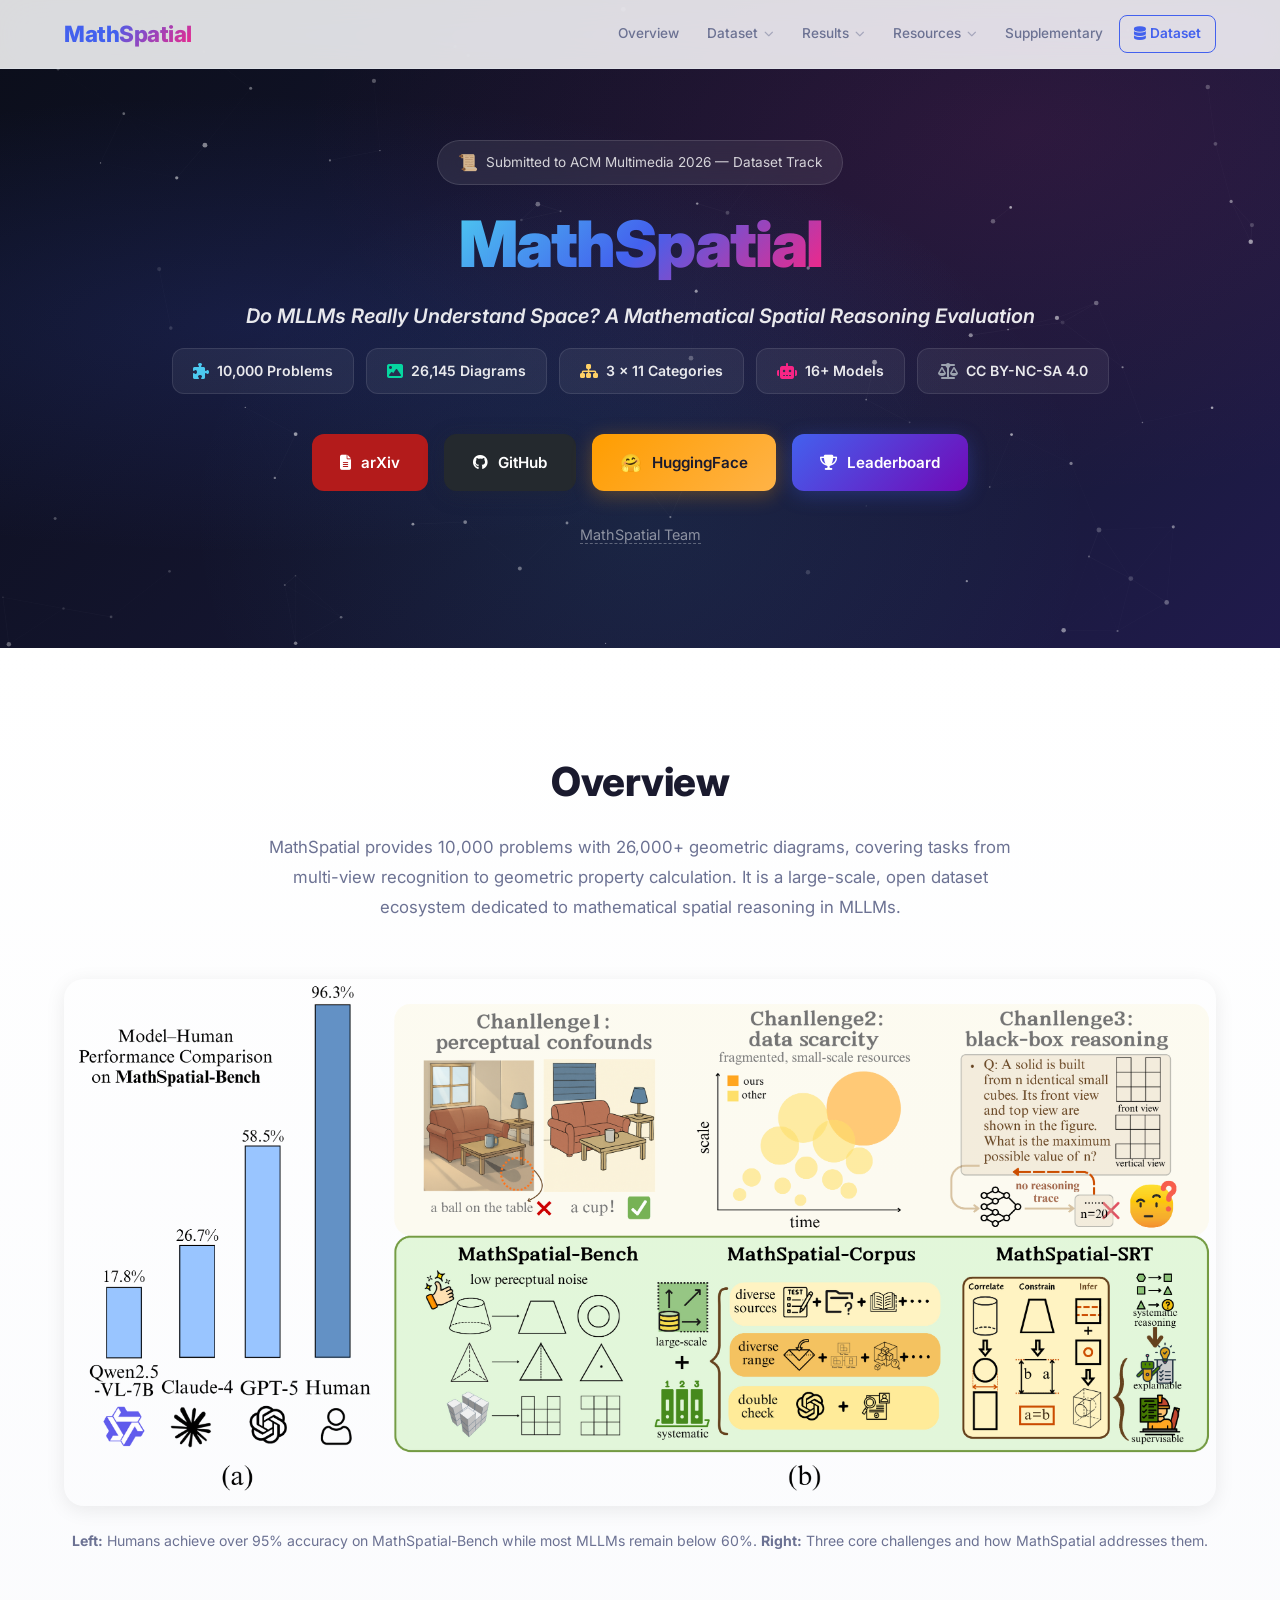
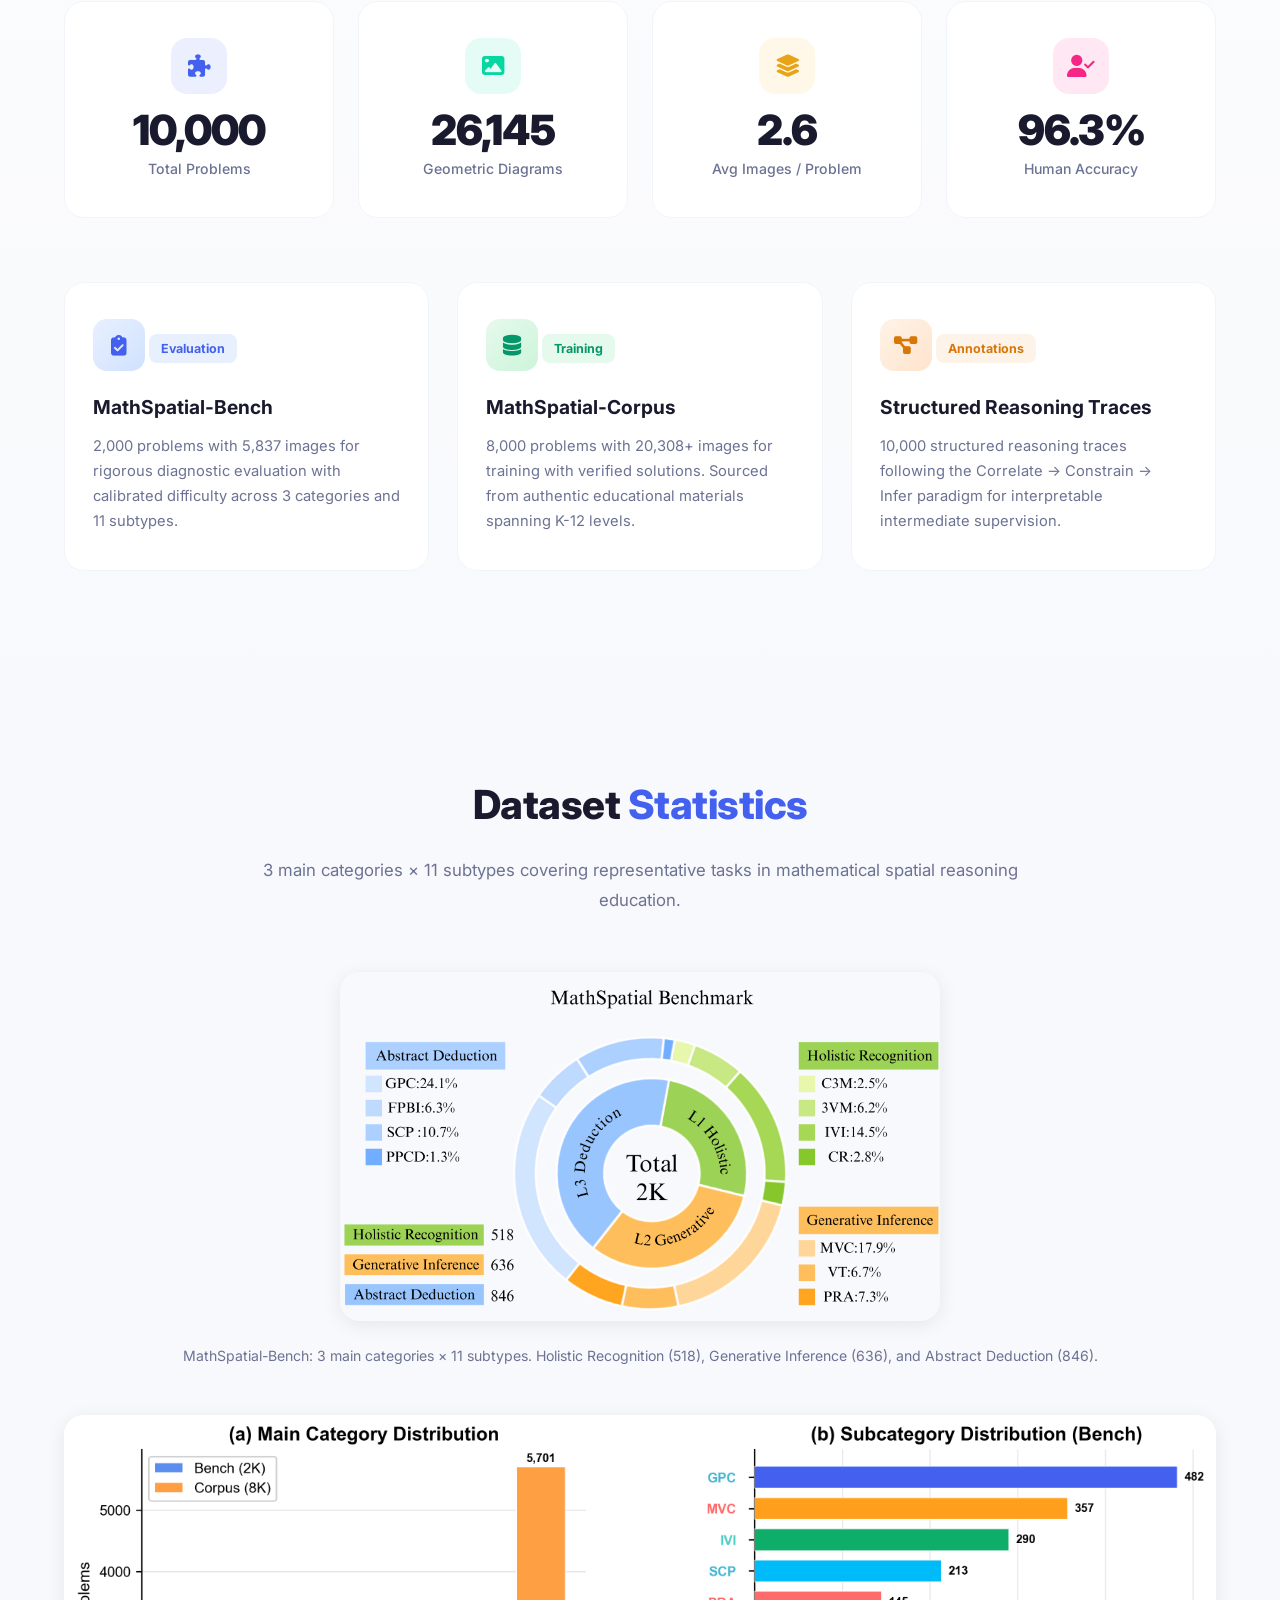
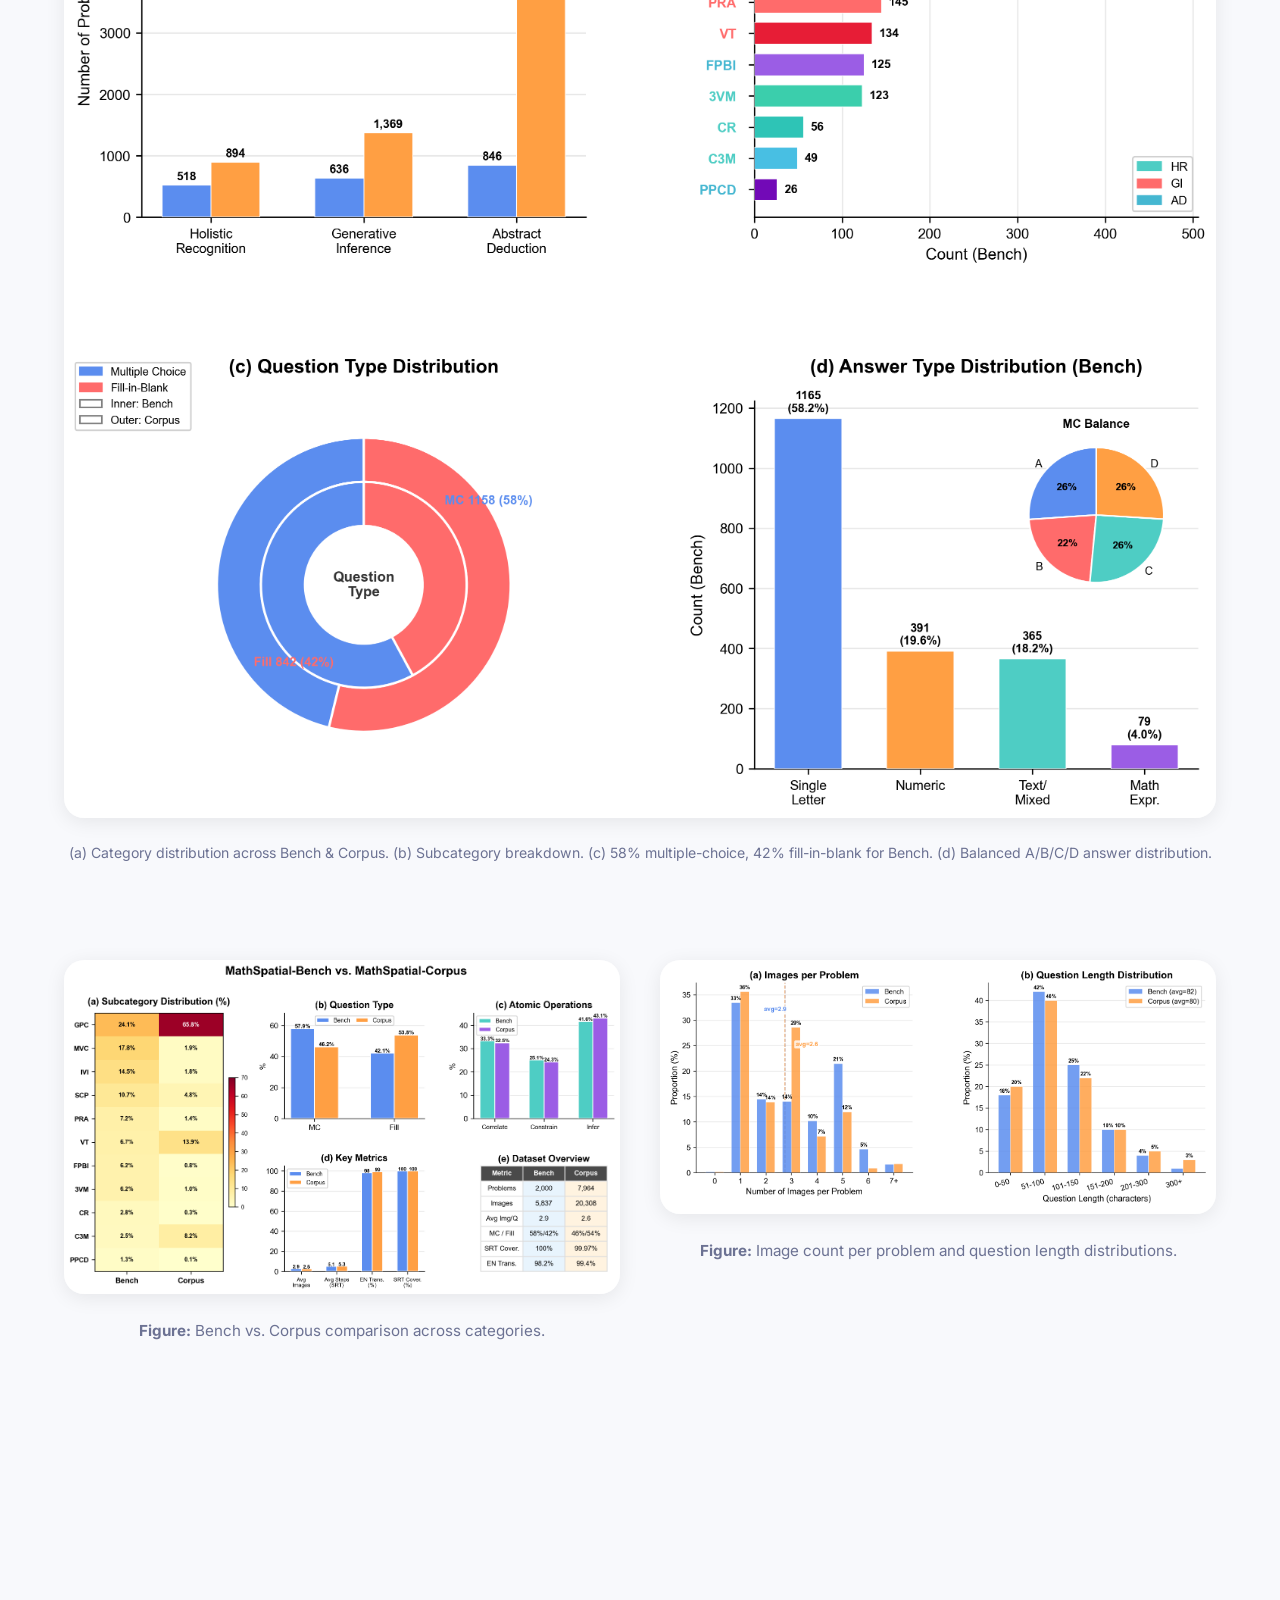
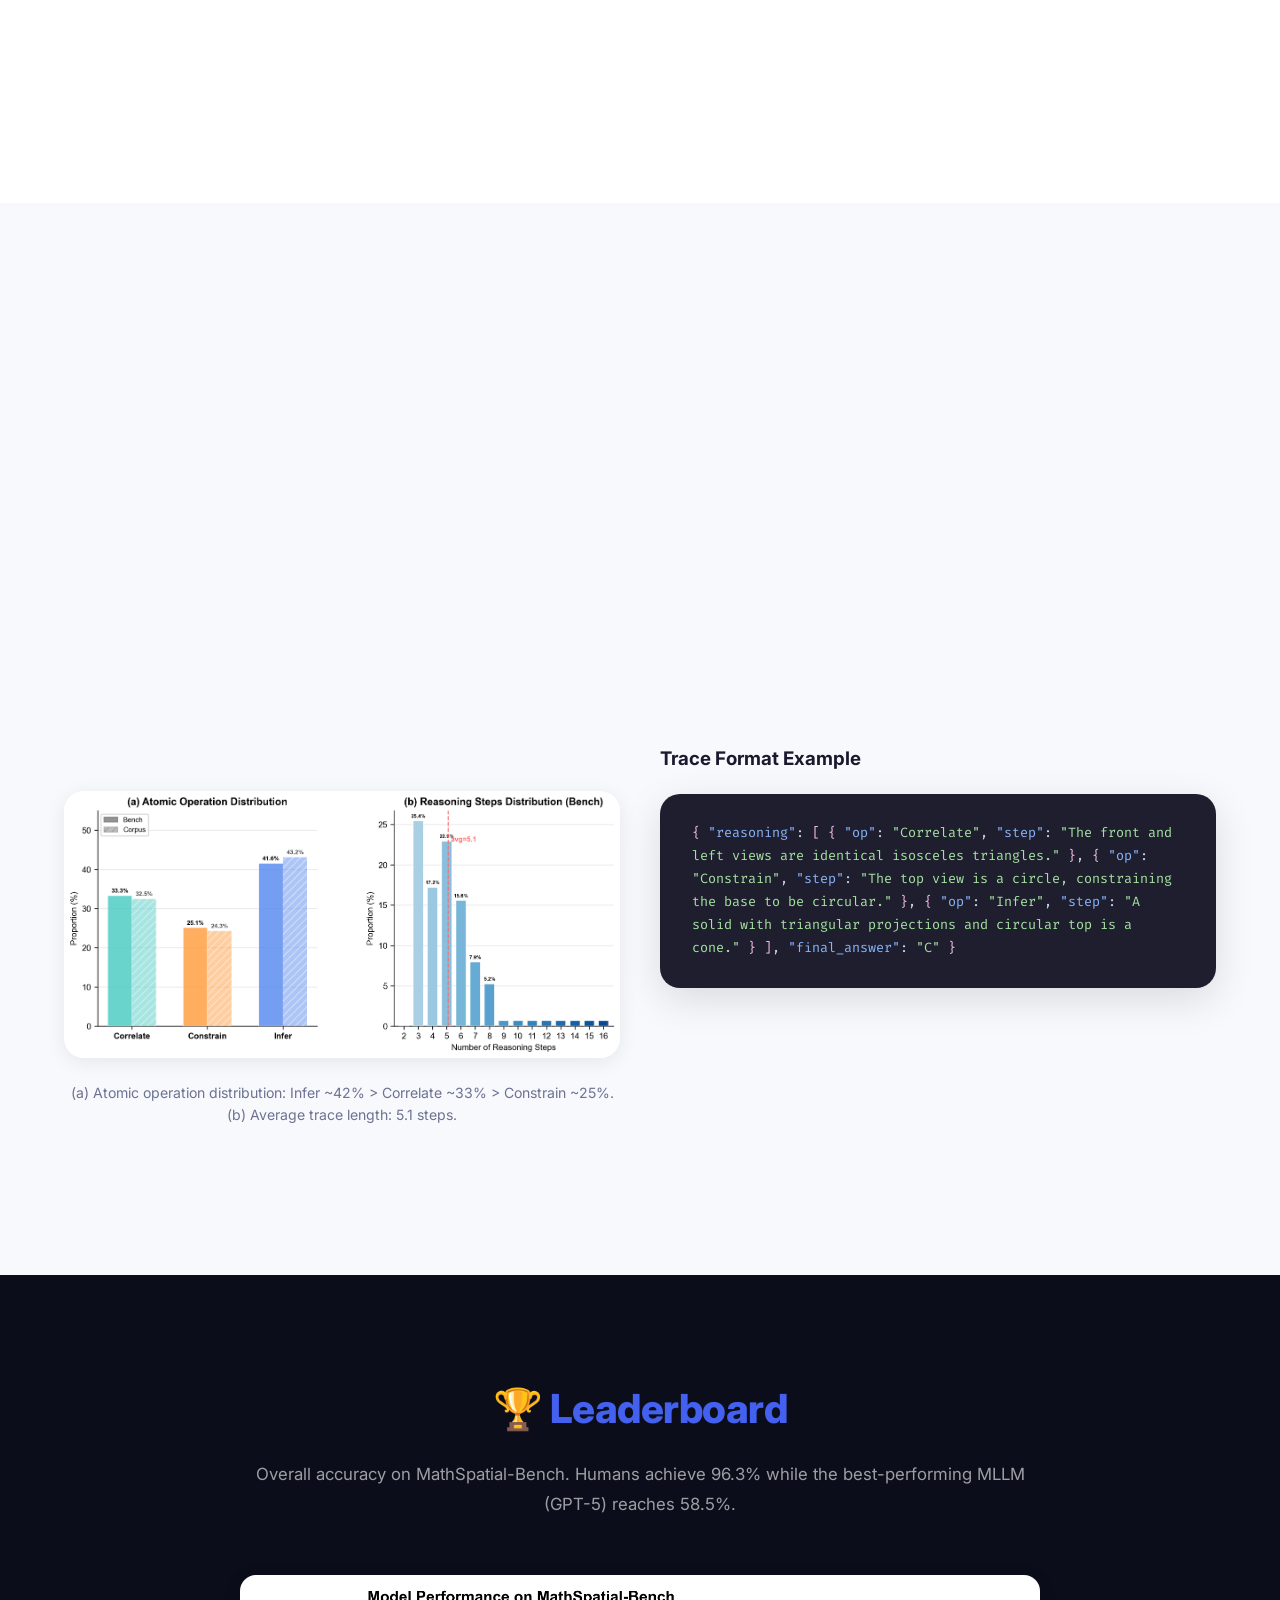
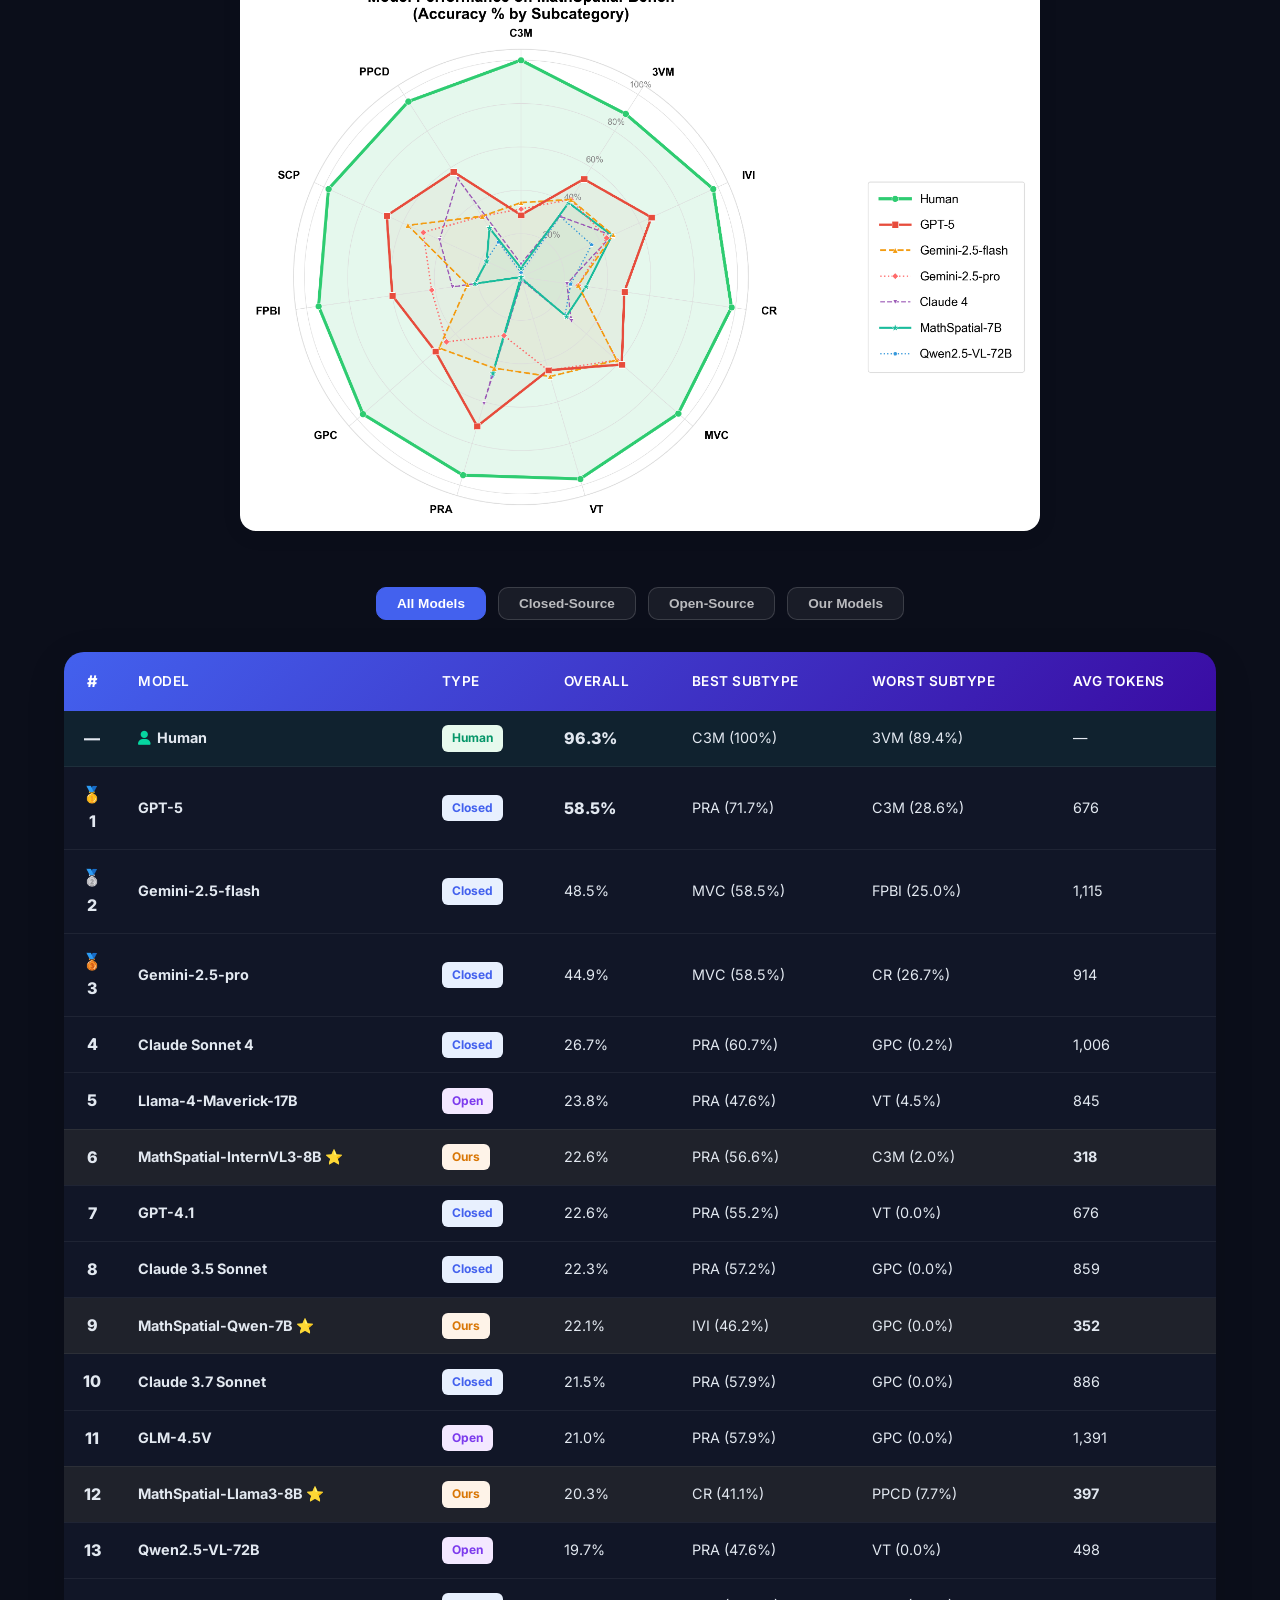
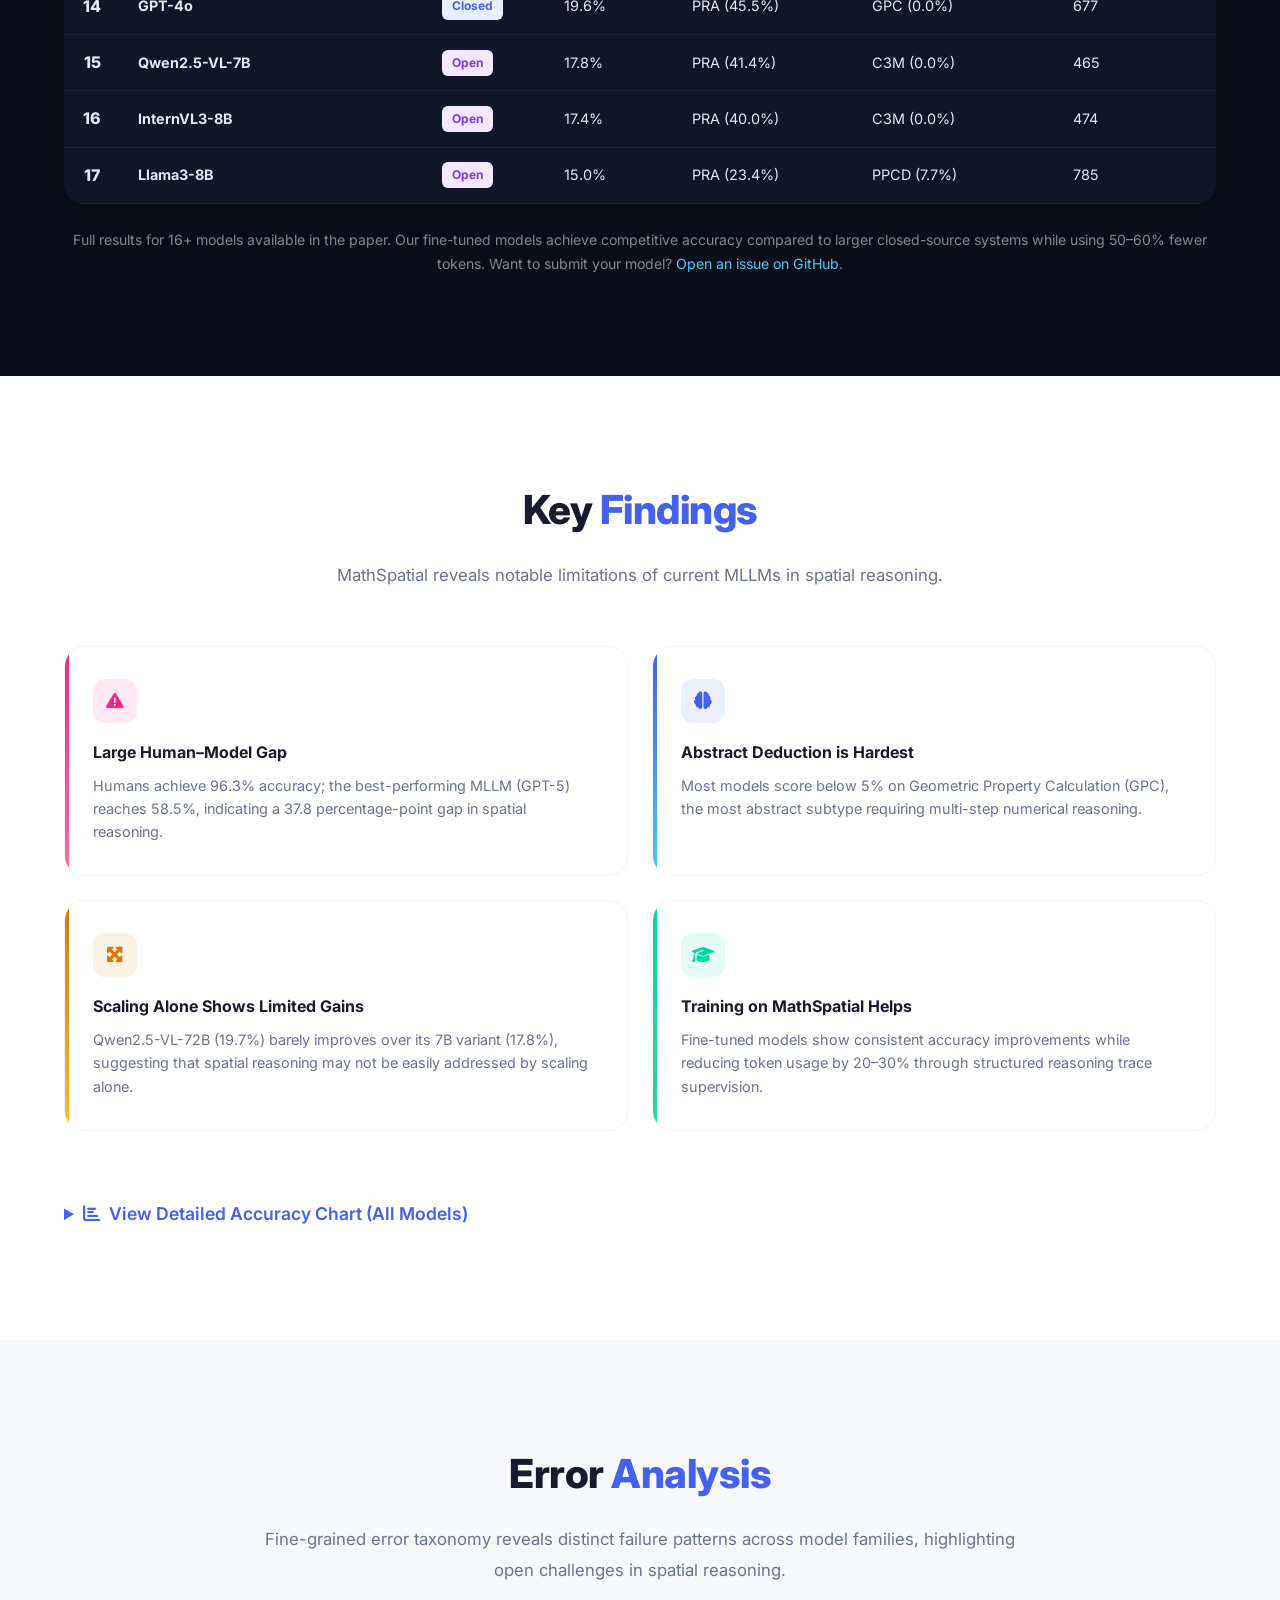
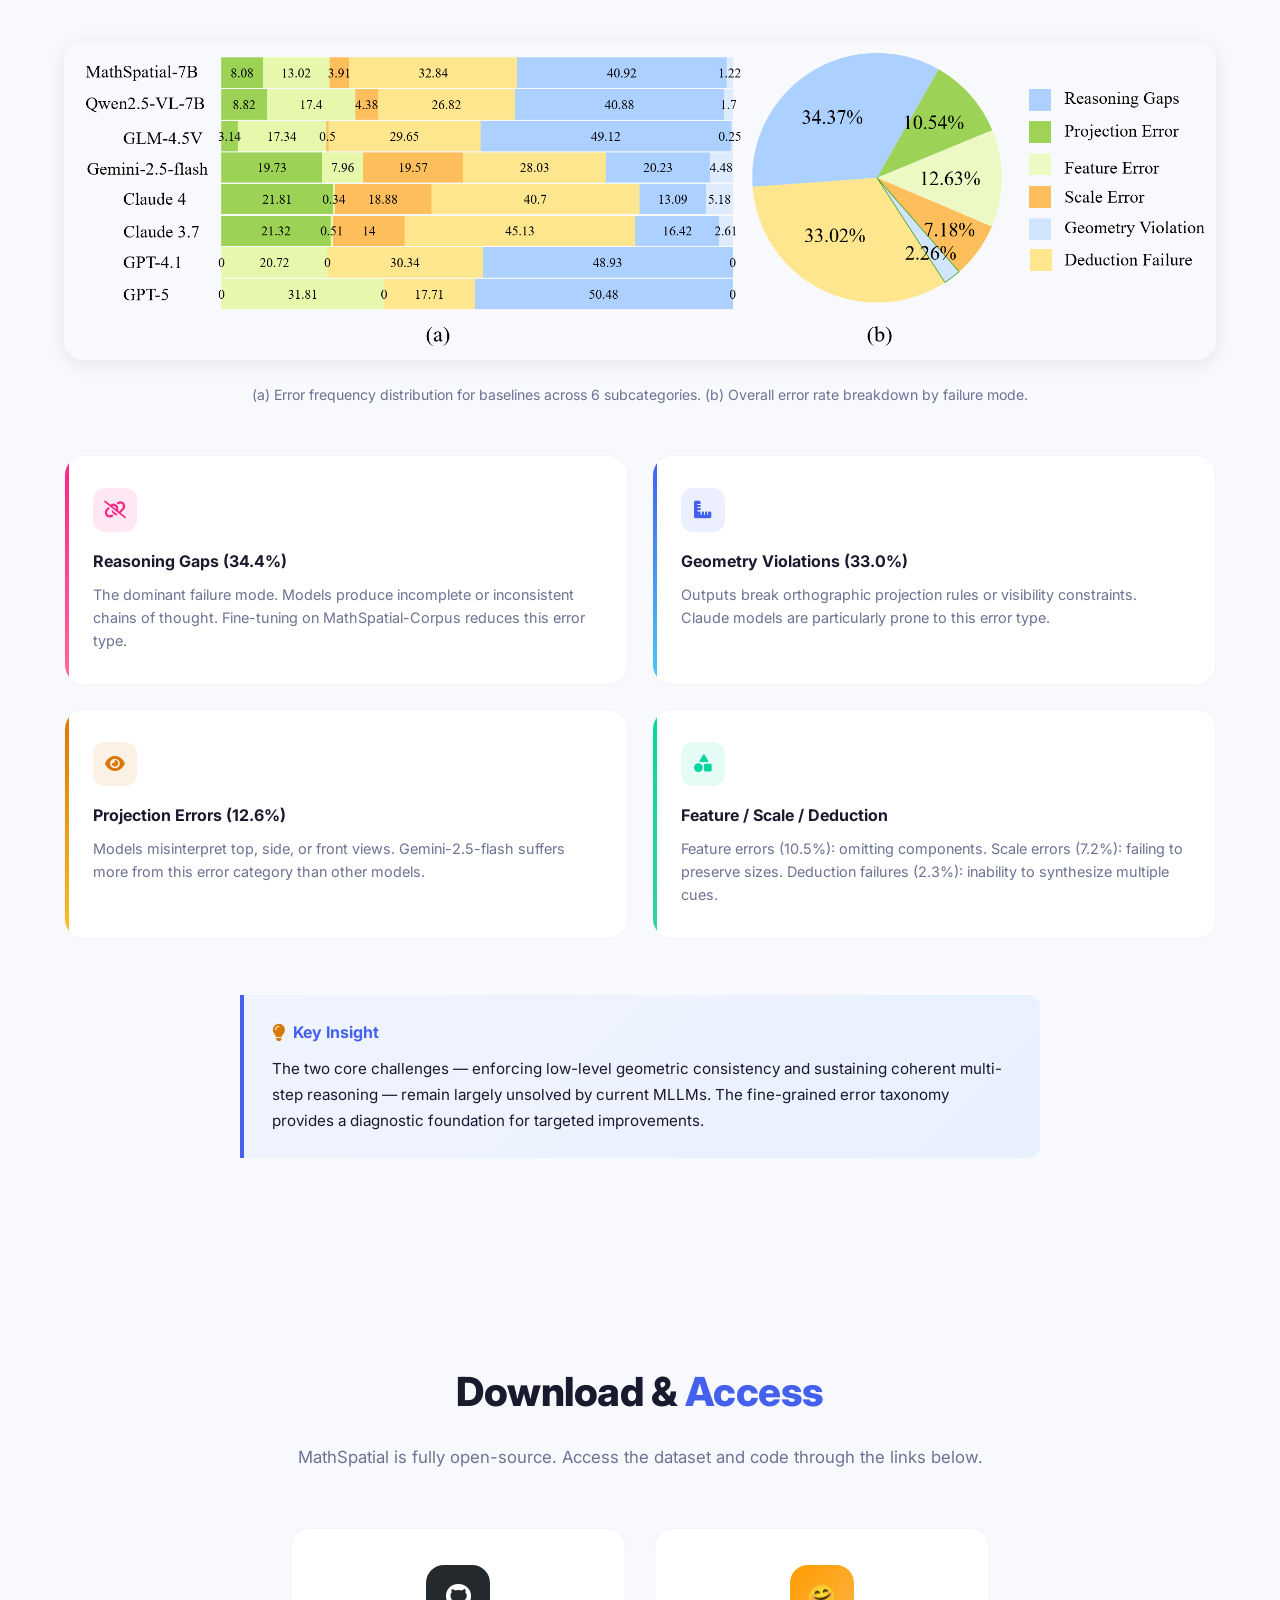
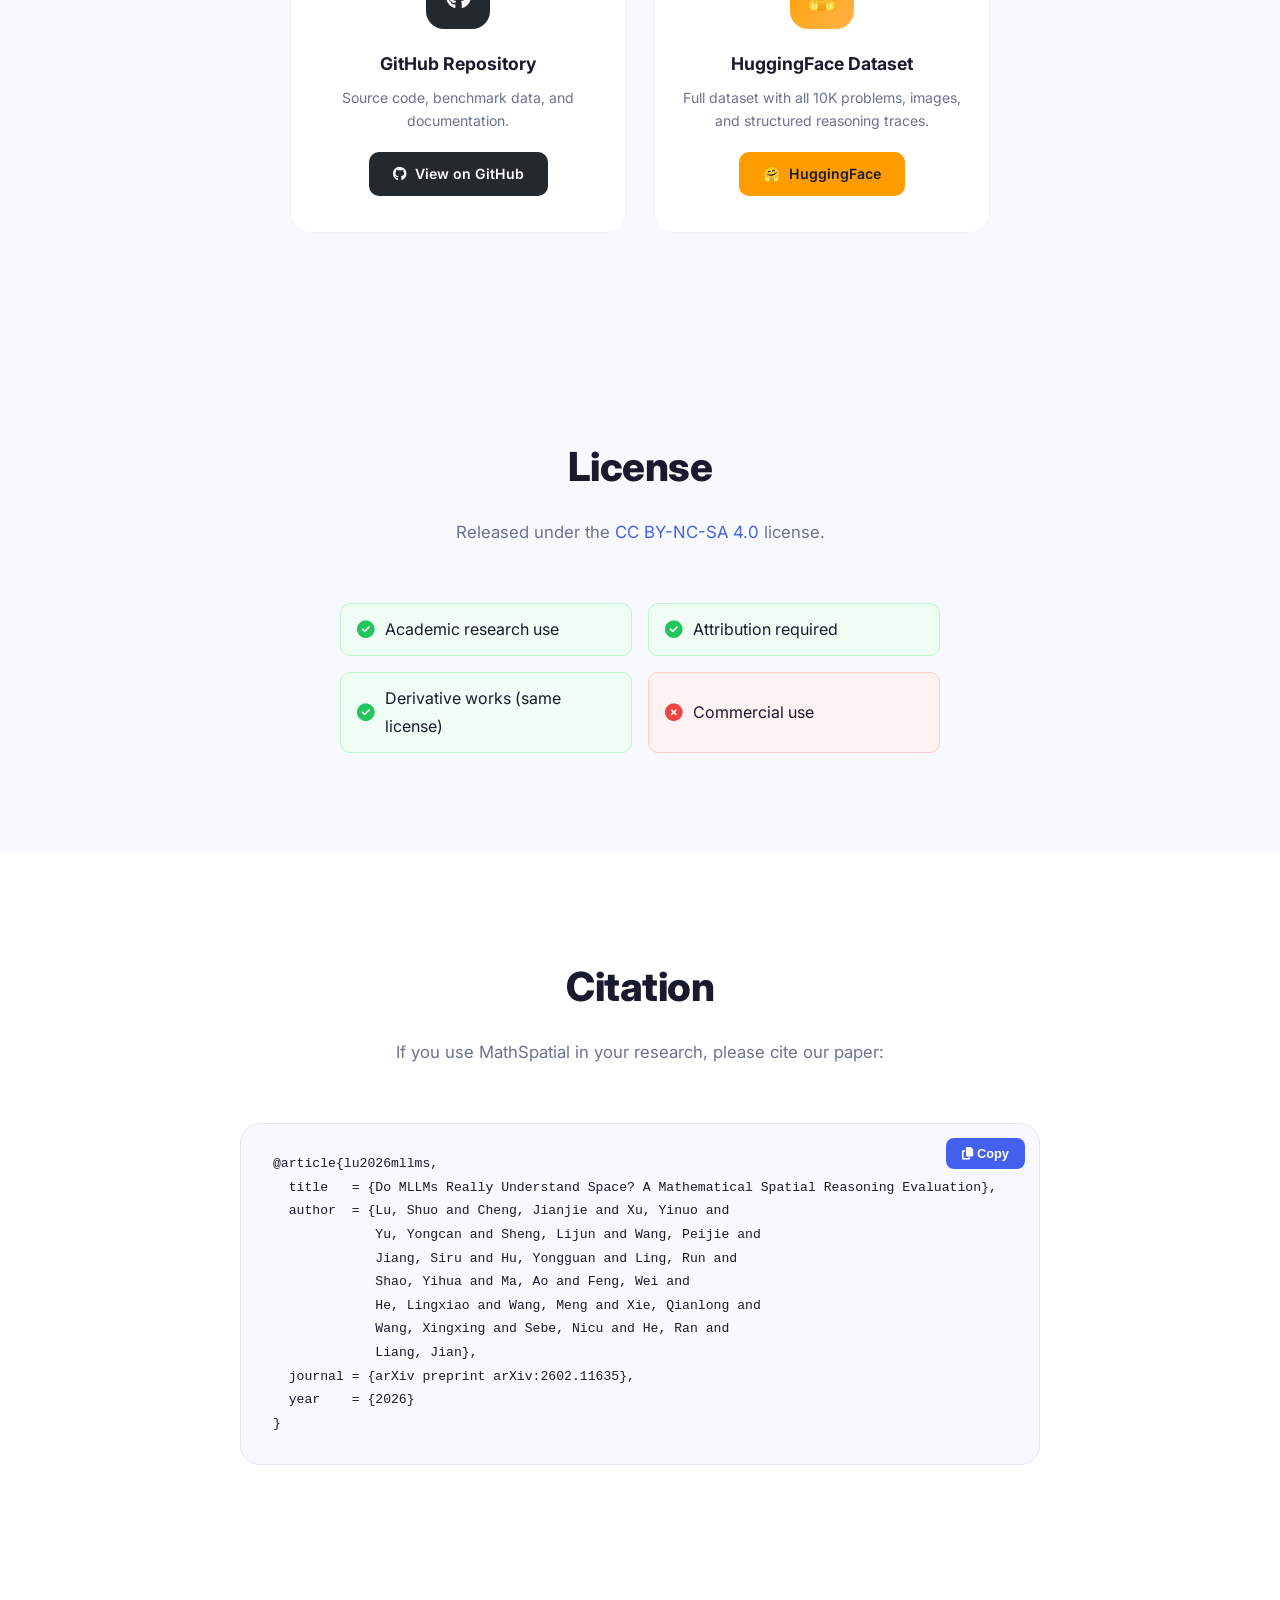
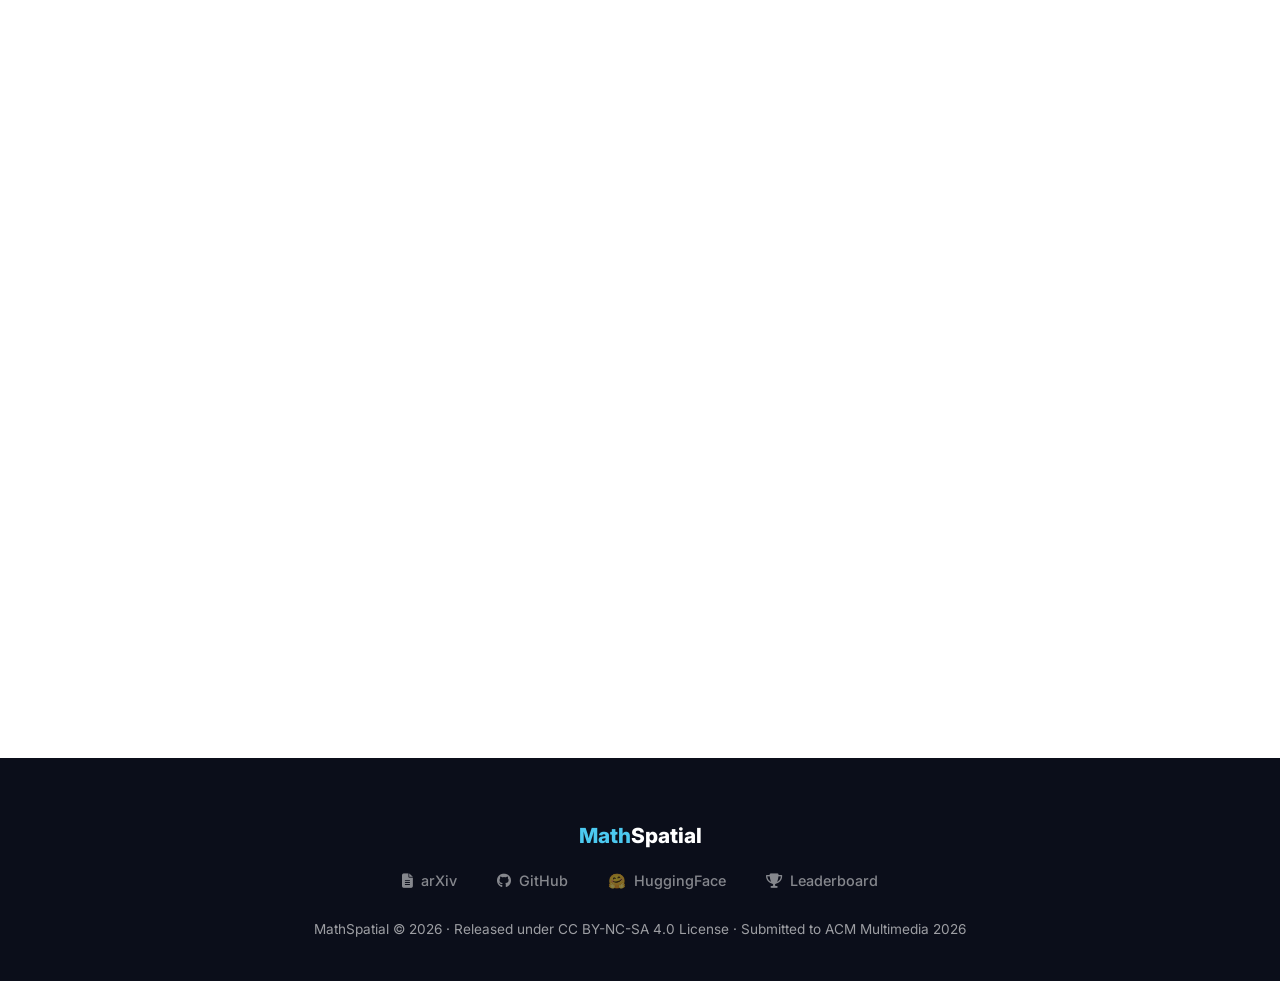
<file: index.html>
<!DOCTYPE html>
<html lang="en">
<head>
  <meta charset="UTF-8">
  <meta name="viewport" content="width=device-width, initial-scale=1.0">
  <title>MathSpatial | Benchmark for Mathematical Spatial Reasoning</title>
  <meta name="description" content="MathSpatial: a large-scale dataset ecosystem with 10K problems and 26K geometric diagrams for evaluating mathematical spatial reasoning in Multimodal Large Language Models. Submitted to ACM Multimedia 2026.">
  <meta name="keywords" content="MathSpatial, spatial reasoning, benchmark, dataset, MLLM, multimodal, ACM Multimedia, geometric reasoning">
  <meta property="og:title" content="MathSpatial Benchmark">
  <meta property="og:description" content="10K problems, 26K diagrams, 16+ models evaluated. A large-scale benchmark for mathematical spatial reasoning.">
  <meta property="og:type" content="website">
  <link rel="preconnect" href="https://fonts.googleapis.com">
  <link rel="preconnect" href="https://fonts.gstatic.com" crossorigin>
  <link href="https://fonts.googleapis.com/css2?family=Inter:wght@400;500;600;700;800;900&family=Fira+Code:wght@400;500&display=swap" rel="stylesheet">
  <link rel="stylesheet" href="https://cdnjs.cloudflare.com/ajax/libs/font-awesome/6.5.1/css/all.min.css">
  <link rel="stylesheet" href="static/css/style.css">
</head>
<body>

<!-- ====== Navbar ====== -->
<nav class="navbar" id="navbar">
  <div class="container">
    <a href="#top" class="navbar-brand">
      <span class="logo-math">Math</span><span class="logo-spatial">Spatial</span>
    </a>
    <ul class="nav-links" id="navLinks">
      <li><a href="#overview">Overview</a></li>
      <li>
        <a href="#statistics">Dataset <i class="fas fa-chevron-down"></i></a>
        <ul class="nav-dropdown">
          <li><a href="#statistics">Statistics</a></li>
          <li><a href="#benchmark-comparison">Benchmark Comparison</a></li>
          <li><a href="#examples">Task Examples</a></li>
          <li><a href="#annotations">Annotations</a></li>
        </ul>
      </li>
      <li>
        <a href="#leaderboard">Results <i class="fas fa-chevron-down"></i></a>
        <ul class="nav-dropdown">
          <li><a href="#leaderboard">Leaderboard</a></li>
          <li><a href="#findings">Key Findings</a></li>
          <li><a href="#error-analysis">Error Analysis</a></li>
        </ul>
      </li>
      <li>
        <a href="#download">Resources <i class="fas fa-chevron-down"></i></a>
        <ul class="nav-dropdown">
          <li><a href="#download">Download</a></li>
          <li><a href="#license">License</a></li>
          <li><a href="#citation">Citation</a></li>
        </ul>
      </li>
      <li><a href="#supplementary">Supplementary</a></li>
      <li><a href="https://huggingface.co/datasets/shuolucs/MathSpatial" target="_blank" class="nav-cta"><i class="fas fa-database"></i> Dataset</a></li>
    </ul>
    <div class="nav-hamburger" id="hamburger" onclick="toggleNav()">
      <i class="fas fa-bars"></i>
    </div>
  </div>
</nav>

<!-- ====== Hero ====== -->
<section class="hero" id="top">
  <canvas id="particles-canvas"></canvas>
  <div class="container hero-content">
    <div class="hero-label">
      <span class="label-icon">&#128220;</span> Submitted to ACM Multimedia 2026 &mdash; Dataset Track
    </div>
    <h1>
      <span class="gradient-text">MathSpatial</span>
    </h1>
    <p class="hero-paper-title">
      Do MLLMs Really Understand Space? A Mathematical Spatial Reasoning Evaluation
    </p>

    <div class="hero-badges">
      <span class="hero-badge b-blue"><i class="fas fa-puzzle-piece"></i> 10,000 Problems</span>
      <span class="hero-badge b-green"><i class="fas fa-image"></i> 26,145 Diagrams</span>
      <span class="hero-badge b-orange"><i class="fas fa-sitemap"></i> 3 &times; 11 Categories</span>
      <span class="hero-badge b-red"><i class="fas fa-robot"></i> 16+ Models</span>
      <span class="hero-badge b-gray"><i class="fas fa-scale-balanced"></i> CC BY-NC-SA 4.0</span>
    </div>

    <div class="hero-buttons">
      <a class="btn btn-arxiv" href="https://arxiv.org/abs/2602.11635" target="_blank" style="background:#b31b1b; color:#fff;"><i class="fas fa-file-alt"></i> arXiv</a>
      <a class="btn btn-github" href="https://github.com/shuolucs/MathSpatial" target="_blank"><i class="fab fa-github"></i> GitHub</a>
      <a class="btn btn-hf" href="https://huggingface.co/datasets/shuolucs/MathSpatial" target="_blank"><span style="font-size:1.1rem">&#129303;</span> HuggingFace</a>
      <a class="btn btn-outline-light" href="#leaderboard"><i class="fas fa-trophy"></i> Leaderboard</a>
    </div>

    <p class="hero-team"><a href="#citation" style="color:rgba(255,255,255,0.5); text-decoration:none; border-bottom:1px dashed rgba(255,255,255,0.3);">MathSpatial Team</a></p>
  </div>
</section>

<!-- ====== Overview ====== -->
<section class="section section-gradient" id="overview">
  <div class="container">
    <h2 class="section-title animate-on-scroll">Overview</h2>
    <p class="section-desc animate-on-scroll">
      MathSpatial provides 10,000 problems with 26,000+ geometric diagrams, covering tasks from multi-view recognition to geometric property calculation. It is a large-scale, open dataset ecosystem dedicated to mathematical spatial reasoning in MLLMs.
    </p>

    <div class="img-showcase animate-on-scroll">
      <img src="static/images/overview.png?v=1775455884" alt="MathSpatial Overview" loading="lazy">
      <p class="img-caption">
        <strong>Left:</strong> Humans achieve over 95% accuracy on MathSpatial-Bench while most MLLMs remain below 60%.
        <strong>Right:</strong> Three core challenges and how MathSpatial addresses them.
      </p>
    </div>

    <!-- Stats Cards -->
    <div class="stats-row animate-on-scroll">
      <div class="stat-card">
        <div class="stat-icon blue"><i class="fas fa-puzzle-piece"></i></div>
        <div class="stat-number" data-count="10000">10,000</div>
        <div class="stat-label">Total Problems</div>
      </div>
      <div class="stat-card">
        <div class="stat-icon green"><i class="fas fa-image"></i></div>
        <div class="stat-number" data-count="26145">26,145</div>
        <div class="stat-label">Geometric Diagrams</div>
      </div>
      <div class="stat-card">
        <div class="stat-icon orange"><i class="fas fa-layer-group"></i></div>
        <div class="stat-number">2.6</div>
        <div class="stat-label">Avg Images / Problem</div>
      </div>
      <div class="stat-card">
        <div class="stat-icon red"><i class="fas fa-user-check"></i></div>
        <div class="stat-number">96.3%</div>
        <div class="stat-label">Human Accuracy</div>
      </div>
    </div>

    <!-- Components -->
    <div class="components-grid animate-on-scroll">
      <div class="component-card">
        <div class="card-icon bench"><i class="fas fa-clipboard-check"></i></div>
        <span class="card-stat bench">Evaluation</span>
        <h3>MathSpatial-Bench</h3>
        <p>2,000 problems with 5,837 images for rigorous diagnostic evaluation with calibrated difficulty across 3 categories and 11 subtypes.</p>
      </div>
      <div class="component-card">
        <div class="card-icon corpus"><i class="fas fa-database"></i></div>
        <span class="card-stat corpus">Training</span>
        <h3>MathSpatial-Corpus</h3>
        <p>8,000 problems with 20,308+ images for training with verified solutions. Sourced from authentic educational materials spanning K-12 levels.</p>
      </div>
      <div class="component-card">
        <div class="card-icon srt"><i class="fas fa-project-diagram"></i></div>
        <span class="card-stat srt">Annotations</span>
        <h3>Structured Reasoning Traces</h3>
        <p>10,000 structured reasoning traces following the Correlate &rarr; Constrain &rarr; Infer paradigm for interpretable intermediate supervision.</p>
      </div>
    </div>
  </div>
</section>

<!-- ====== Statistics ====== -->
<section class="section section-alt" id="statistics">
  <div class="container">
    <h2 class="section-title animate-on-scroll">Dataset <span class="highlight">Statistics</span></h2>
    <p class="section-desc animate-on-scroll">
      3 main categories &times; 11 subtypes covering representative tasks in mathematical spatial reasoning education.
    </p>

    <div class="img-showcase animate-on-scroll">
      <img src="static/images/fig_sunburst.png?v=1775455884" alt="Taxonomy" style="max-width:600px;" loading="lazy">
      <p class="img-caption">
        MathSpatial-Bench: 3 main categories &times; 11 subtypes. Holistic Recognition (518), Generative Inference (636), and Abstract Deduction (846).
      </p>
    </div>

    <div class="img-showcase animate-on-scroll">
      <img src="static/images/fig_combined_stats.png?v=1775455884" alt="Combined Statistics" loading="lazy">
      <p class="img-caption">
        (a) Category distribution across Bench &amp; Corpus. (b) Subcategory breakdown.
        (c) 58% multiple-choice, 42% fill-in-blank for Bench. (d) Balanced A/B/C/D answer distribution.
      </p>
    </div>

    <div class="two-col animate-on-scroll" style="margin-top:48px;">
      <div class="img-showcase">
        <img src="static/images/fig_bench_corpus_comparison.png?v=1775455890" alt="Bench vs Corpus" loading="lazy">
        <p class="img-caption-lg">
          <strong>Figure:</strong> Bench vs. Corpus comparison across categories.
        </p>
      </div>
      <div class="img-showcase">
        <img src="static/images/fig_images_text_stats.png?v=1775455886" alt="Image and Text Stats" loading="lazy">
        <p class="img-caption-lg">
          <strong>Figure:</strong> Image count per problem and question length distributions.
        </p>
      </div>
    </div>

    <h3 class="section-title animate-on-scroll" id="benchmark-comparison" style="font-size:1.5rem; margin-top:56px;">Benchmark Comparison</h3>
    <p class="section-desc animate-on-scroll">MathSpatial vs. existing benchmarks in mathematical and spatial reasoning.</p>
    <div class="comparison-wrapper animate-on-scroll">
      <table class="comparison-table">
        <thead>
          <tr>
            <th>Dataset</th>
            <th>#Tasks</th>
            <th>#Samples</th>
            <th>Bilingual</th>
            <th>Spatial Focus</th>
            <th>Train Set</th>
          </tr>
        </thead>
        <tbody>
          <tr>
            <td>EmbSpatial-Bench</td><td>6</td><td>3,640</td>
            <td><span class="check-no">&#10007;</span></td><td><span class="check-no">&#10007;</span></td><td><span class="check-yes">&#10003;</span></td>
          </tr>
          <tr>
            <td>Space3D-Bench</td><td>6</td><td>211</td>
            <td><span class="check-no">&#10007;</span></td><td><span class="check-no">&#10007;</span></td><td><span class="check-no">&#10007;</span></td>
          </tr>
          <tr>
            <td>SpatialRGPT-Bench</td><td>12</td><td>1,406</td>
            <td><span class="check-no">&#10007;</span></td><td><span class="check-no">&#10007;</span></td><td><span class="check-yes">&#10003;</span></td>
          </tr>
          <tr>
            <td>BLINK-Spatial</td><td>14</td><td>286</td>
            <td><span class="check-no">&#10007;</span></td><td><span class="check-no">&#10007;</span></td><td><span class="check-no">&#10007;</span></td>
          </tr>
          <tr>
            <td>SpatialVLM</td><td>2</td><td>546</td>
            <td><span class="check-no">&#10007;</span></td><td><span class="check-no">&#10007;</span></td><td><span class="check-yes">&#10003;</span></td>
          </tr>
          <tr>
            <td>GeoEval</td><td>3</td><td>5,050</td>
            <td><span class="check-no">&#10007;</span></td><td><span class="check-no">&#10007;</span></td><td><span class="check-no">&#10007;</span></td>
          </tr>
          <tr>
            <td>3DSRBench</td><td>4</td><td>6,942</td>
            <td><span class="check-no">&#10007;</span></td><td><span class="check-no">&#10007;</span></td><td><span class="check-no">&#10007;</span></td>
          </tr>
          <tr>
            <td>SOLIDGEO</td><td>8</td><td>3,113</td>
            <td><span class="check-yes">&#10003;</span></td><td><span class="check-yes">&#10003;</span></td><td><span class="check-no">&#10007;</span></td>
          </tr>
          <tr>
            <td>SpatialBot-Bench</td><td>5</td><td>200</td>
            <td><span class="check-no">&#10007;</span></td><td><span class="check-no">&#10007;</span></td><td><span class="check-yes">&#10003;</span></td>
          </tr>
          <tr>
            <td>VSI-Bench</td><td>8</td><td>288</td>
            <td><span class="check-no">&#10007;</span></td><td><span class="check-no">&#10007;</span></td><td><span class="check-no">&#10007;</span></td>
          </tr>
          <tr>
            <td>OmniSpatial</td><td>50</td><td>1,387</td>
            <td><span class="check-no">&#10007;</span></td><td><span class="check-no">&#10007;</span></td><td><span class="check-no">&#10007;</span></td>
          </tr>
          <tr class="ours-row">
            <td>MathSpatial (Ours)</td><td>11</td><td>10,000</td>
            <td><span class="check-yes">&#10003;</span></td><td><span class="check-yes">&#10003;</span></td><td><span class="check-yes">&#10003;</span></td>
          </tr>
        </tbody>
      </table>
    </div>
  </div>
</section>

<!-- ====== Examples ====== -->
<section class="section" id="examples">
  <div class="container">
    <h2 class="section-title animate-on-scroll">Task <span class="highlight">Examples</span></h2>
    <p class="section-desc animate-on-scroll">
      Examples from three main categories: Holistic Recognition, Generative Inference, and Abstract Deduction.
    </p>
    <div class="img-showcase animate-on-scroll">
      <img src="static/images/examples.png?v=1775455884" alt="Task Examples" loading="lazy">
      <p class="img-caption">
        <strong>Holistic Recognition:</strong> matching 3D objects to views.
        <strong>Generative Inference:</strong> completing missing views.
        <strong>Abstract Deduction:</strong> calculating geometric properties.
      </p>
    </div>

    <details class="collapsible animate-on-scroll" style="margin-top:32px;">
      <summary style="cursor:pointer; font-size:1.1rem; font-weight:600; color:var(--primary); padding:12px 0;">
        <i class="fas fa-search-plus" style="margin-right:8px;"></i>View Detailed Case Studies (All Subcategories)
      </summary>
      <div class="img-showcase" style="margin-top:16px;">
        <img src="static/images/case_studies.png" alt="Case Studies" loading="lazy">
        <p class="img-caption">Representative examples from each of the 11 subcategories, showing the diversity of spatial reasoning tasks across Holistic Recognition, Generative Inference, and Abstract Deduction.</p>
      </div>
    </details>

  </div>
</section>

<!-- ====== Atomic Annotations ====== -->
<section class="section section-alt" id="annotations">
  <div class="container">
    <h2 class="section-title animate-on-scroll">Atomic <span class="highlight">Annotations</span></h2>
    <p class="section-desc animate-on-scroll">
      Every problem in MathSpatial-Corpus is annotated with structured reasoning traces decomposing spatial reasoning into three atomic operations: <strong>Correlate</strong>, <strong>Constrain</strong>, and <strong>Infer</strong>.
    </p>

    <div class="srt-ops animate-on-scroll">
      <div class="srt-op correlate">
        <div class="op-symbol">C</div>
        <h4>Correlate</h4>
        <p>Establish cross-view correspondences between geometric features.</p>
      </div>
      <div class="srt-op constrain">
        <div class="op-symbol">K</div>
        <h4>Constrain</h4>
        <p>Apply geometric rules, projection constraints, and consistency conditions.</p>
      </div>
      <div class="srt-op infer">
        <div class="op-symbol">I</div>
        <h4>Infer</h4>
        <p>Deduce hidden attributes, measurements, or final answers from evidence.</p>
      </div>
    </div>

    <div class="two-col animate-on-scroll">
      <div>
        <div class="img-showcase">
          <img src="static/images/fig_srt_analysis.png?v=1775455887" alt="Atomic Operation Analysis" loading="lazy">
          <p class="img-caption">
            (a) Atomic operation distribution: Infer ~42% &gt; Correlate ~33% &gt; Constrain ~25%.
            (b) Average trace length: 5.1 steps.
          </p>
        </div>
      </div>
      <div>
        <h3 style="margin-bottom:20px; font-weight:700;">Trace Format Example</h3>
        <div class="code-block">
<span class="bracket">{</span>
  <span class="key">"reasoning"</span>: <span class="bracket">[</span>
    <span class="bracket">{</span>
      <span class="key">"op"</span>: <span class="str">"Correlate"</span>,
      <span class="key">"step"</span>: <span class="str">"The front and left views are identical isosceles triangles."</span>
    <span class="bracket">}</span>,
    <span class="bracket">{</span>
      <span class="key">"op"</span>: <span class="str">"Constrain"</span>,
      <span class="key">"step"</span>: <span class="str">"The top view is a circle, constraining the base to be circular."</span>
    <span class="bracket">}</span>,
    <span class="bracket">{</span>
      <span class="key">"op"</span>: <span class="str">"Infer"</span>,
      <span class="key">"step"</span>: <span class="str">"A solid with triangular projections and circular top is a cone."</span>
    <span class="bracket">}</span>
  <span class="bracket">]</span>,
  <span class="key">"final_answer"</span>: <span class="str">"C"</span>
<span class="bracket">}</span>
        </div>
      </div>
    </div>
  </div>
</section>

<!-- ====== Leaderboard ====== -->
<section class="section section-dark" id="leaderboard">
  <div class="container">
    <h2 class="section-title animate-on-scroll" style="color:#fff;">&#127942; <span class="highlight">Leaderboard</span></h2>
    <p class="section-desc animate-on-scroll">
      Overall accuracy on MathSpatial-Bench. Humans achieve 96.3% while the best-performing MLLM (GPT-5) reaches 58.5%.
    </p>

    <div class="img-showcase animate-on-scroll" style="margin-bottom:48px;">
      <img src="static/images/fig_radar_models.png?v=1775455888" alt="Radar Chart" style="max-width:800px; border-radius:16px;" loading="lazy">
    </div>

    <div class="leaderboard-controls animate-on-scroll">
      <button class="lb-filter active" data-filter="all">All Models</button>
      <button class="lb-filter" data-filter="closed">Closed-Source</button>
      <button class="lb-filter" data-filter="open">Open-Source</button>
      <button class="lb-filter" data-filter="ours">Our Models</button>
    </div>

    <div class="leaderboard-wrapper animate-on-scroll">
      <table class="leaderboard" id="leaderboardTable">
        <thead>
          <tr>
            <th class="rank">#</th>
            <th>Model</th>
            <th>Type</th>
            <th>Overall</th>
            <th>Best Subtype</th>
            <th>Worst Subtype</th>
            <th>Avg Tokens</th>
          </tr>
        </thead>
        <tbody>
          <tr class="human-row" data-type="human">
            <td class="rank">&mdash;</td>
            <td class="model-name"><i class="fas fa-user" style="margin-right:6px;color:#06d6a0;"></i>Human</td>
            <td><span class="type-badge type-human">Human</span></td>
            <td class="highlight-val">96.3%</td>
            <td>C3M (100%)</td>
            <td>3VM (89.4%)</td>
            <td>&mdash;</td>
          </tr>
          <tr data-type="closed">
            <td class="rank rank-1">&#129351; 1</td>
            <td class="model-name">GPT-5</td>
            <td><span class="type-badge type-closed">Closed</span></td>
            <td class="highlight-val">58.5%</td>
            <td>PRA (71.7%)</td>
            <td>C3M (28.6%)</td>
            <td>676</td>
          </tr>
          <tr data-type="closed">
            <td class="rank rank-2">&#129352; 2</td>
            <td class="model-name">Gemini-2.5-flash</td>
            <td><span class="type-badge type-closed">Closed</span></td>
            <td>48.5%</td>
            <td>MVC (58.5%)</td>
            <td>FPBI (25.0%)</td>
            <td>1,115</td>
          </tr>
          <tr data-type="closed">
            <td class="rank rank-3">&#129353; 3</td>
            <td class="model-name">Gemini-2.5-pro</td>
            <td><span class="type-badge type-closed">Closed</span></td>
            <td>44.9%</td>
            <td>MVC (58.5%)</td>
            <td>CR (26.7%)</td>
            <td>914</td>
          </tr>
          <tr data-type="closed">
            <td class="rank">4</td>
            <td class="model-name">Claude Sonnet 4</td>
            <td><span class="type-badge type-closed">Closed</span></td>
            <td>26.7%</td>
            <td>PRA (60.7%)</td>
            <td>GPC (0.2%)</td>
            <td>1,006</td>
          </tr>
          <tr data-type="open">
            <td class="rank">5</td>
            <td class="model-name">Llama-4-Maverick-17B</td>
            <td><span class="type-badge type-open">Open</span></td>
            <td>23.8%</td>
            <td>PRA (47.6%)</td>
            <td>VT (4.5%)</td>
            <td>845</td>
          </tr>
          <tr class="ours-row" data-type="ours">
            <td class="rank">6</td>
            <td class="model-name">MathSpatial-InternVL3-8B &#11088;</td>
            <td><span class="type-badge type-ours">Ours</span></td>
            <td>22.6%</td>
            <td>PRA (56.6%)</td>
            <td>C3M (2.0%)</td>
            <td><strong>318</strong></td>
          </tr>
          <tr data-type="closed">
            <td class="rank">7</td>
            <td class="model-name">GPT-4.1</td>
            <td><span class="type-badge type-closed">Closed</span></td>
            <td>22.6%</td>
            <td>PRA (55.2%)</td>
            <td>VT (0.0%)</td>
            <td>676</td>
          </tr>
          <tr data-type="closed">
            <td class="rank">8</td>
            <td class="model-name">Claude 3.5 Sonnet</td>
            <td><span class="type-badge type-closed">Closed</span></td>
            <td>22.3%</td>
            <td>PRA (57.2%)</td>
            <td>GPC (0.0%)</td>
            <td>859</td>
          </tr>
          <tr class="ours-row" data-type="ours">
            <td class="rank">9</td>
            <td class="model-name">MathSpatial-Qwen-7B &#11088;</td>
            <td><span class="type-badge type-ours">Ours</span></td>
            <td>22.1%</td>
            <td>IVI (46.2%)</td>
            <td>GPC (0.0%)</td>
            <td><strong>352</strong></td>
          </tr>
          <tr data-type="closed">
            <td class="rank">10</td>
            <td class="model-name">Claude 3.7 Sonnet</td>
            <td><span class="type-badge type-closed">Closed</span></td>
            <td>21.5%</td>
            <td>PRA (57.9%)</td>
            <td>GPC (0.0%)</td>
            <td>886</td>
          </tr>
          <tr data-type="open">
            <td class="rank">11</td>
            <td class="model-name">GLM-4.5V</td>
            <td><span class="type-badge type-open">Open</span></td>
            <td>21.0%</td>
            <td>PRA (57.9%)</td>
            <td>GPC (0.0%)</td>
            <td>1,391</td>
          </tr>
          <tr class="ours-row" data-type="ours">
            <td class="rank">12</td>
            <td class="model-name">MathSpatial-Llama3-8B &#11088;</td>
            <td><span class="type-badge type-ours">Ours</span></td>
            <td>20.3%</td>
            <td>CR (41.1%)</td>
            <td>PPCD (7.7%)</td>
            <td><strong>397</strong></td>
          </tr>
          <tr data-type="open">
            <td class="rank">13</td>
            <td class="model-name">Qwen2.5-VL-72B</td>
            <td><span class="type-badge type-open">Open</span></td>
            <td>19.7%</td>
            <td>PRA (47.6%)</td>
            <td>VT (0.0%)</td>
            <td>498</td>
          </tr>
          <tr data-type="closed">
            <td class="rank">14</td>
            <td class="model-name">GPT-4o</td>
            <td><span class="type-badge type-closed">Closed</span></td>
            <td>19.6%</td>
            <td>PRA (45.5%)</td>
            <td>GPC (0.0%)</td>
            <td>677</td>
          </tr>
          <tr data-type="open">
            <td class="rank">15</td>
            <td class="model-name">Qwen2.5-VL-7B</td>
            <td><span class="type-badge type-open">Open</span></td>
            <td>17.8%</td>
            <td>PRA (41.4%)</td>
            <td>C3M (0.0%)</td>
            <td>465</td>
          </tr>
          <tr data-type="open">
            <td class="rank">16</td>
            <td class="model-name">InternVL3-8B</td>
            <td><span class="type-badge type-open">Open</span></td>
            <td>17.4%</td>
            <td>PRA (40.0%)</td>
            <td>C3M (0.0%)</td>
            <td>474</td>
          </tr>
          <tr data-type="open">
            <td class="rank">17</td>
            <td class="model-name">Llama3-8B</td>
            <td><span class="type-badge type-open">Open</span></td>
            <td>15.0%</td>
            <td>PRA (23.4%)</td>
            <td>PPCD (7.7%)</td>
            <td>785</td>
          </tr>
        </tbody>
      </table>
    </div>

    <p style="text-align:center; margin-top:24px; font-size:0.88rem; color:rgba(255,255,255,0.5);">
      Full results for 16+ models available in the paper. Our fine-tuned models achieve competitive accuracy compared to larger closed-source systems while using 50&ndash;60% fewer tokens. Want to submit your model? <a href="https://github.com/shuolucs/MathSpatial/issues" target="_blank" style="color:var(--primary-light);">Open an issue on GitHub</a>.
    </p>
  </div>
</section>

<!-- ====== Key Findings ====== -->
<section class="section" id="findings">
  <div class="container">
    <h2 class="section-title animate-on-scroll">Key <span class="highlight">Findings</span></h2>
    <p class="section-desc animate-on-scroll">
      MathSpatial reveals notable limitations of current MLLMs in spatial reasoning.
    </p>

    <div class="findings-grid animate-on-scroll">
      <div class="finding-card f-gap">
        <div class="finding-icon"><i class="fas fa-exclamation-triangle"></i></div>
        <h4>Large Human&ndash;Model Gap</h4>
        <p>Humans achieve 96.3% accuracy; the best-performing MLLM (GPT-5) reaches 58.5%, indicating a 37.8 percentage-point gap in spatial reasoning.</p>
      </div>
      <div class="finding-card f-abstract">
        <div class="finding-icon"><i class="fas fa-brain"></i></div>
        <h4>Abstract Deduction is Hardest</h4>
        <p>Most models score below 5% on Geometric Property Calculation (GPC), the most abstract subtype requiring multi-step numerical reasoning.</p>
      </div>
      <div class="finding-card f-scale">
        <div class="finding-icon"><i class="fas fa-expand-arrows-alt"></i></div>
        <h4>Scaling Alone Shows Limited Gains</h4>
        <p>Qwen2.5-VL-72B (19.7%) barely improves over its 7B variant (17.8%), suggesting that spatial reasoning may not be easily addressed by scaling alone.</p>
      </div>
      <div class="finding-card f-train">
        <div class="finding-icon"><i class="fas fa-graduation-cap"></i></div>
        <h4>Training on MathSpatial Helps</h4>
        <p>Fine-tuned models show consistent accuracy improvements while reducing token usage by 20&ndash;30% through structured reasoning trace supervision.</p>
      </div>
    </div>

    <details class="collapsible animate-on-scroll" style="margin-top:32px;">
      <summary style="cursor:pointer; font-size:1.1rem; font-weight:600; color:var(--primary); padding:12px 0;">
        <i class="fas fa-chart-bar" style="margin-right:8px;"></i>View Detailed Accuracy Chart (All Models)
      </summary>
      <div class="img-showcase" style="margin-top:16px;">
        <img src="static/images/fig_overall_accuracy.png?v=1775455884" alt="Overall Accuracy" loading="lazy">
        <p class="img-caption">Overall accuracy comparison across all 17+ evaluated models on MathSpatial-Bench.</p>
      </div>
    </details>
  </div>
</section>

<!-- ====== Error Analysis ====== -->
<section class="section section-alt" id="error-analysis">
  <div class="container">
    <h2 class="section-title animate-on-scroll">Error <span class="highlight">Analysis</span></h2>
    <p class="section-desc animate-on-scroll">
      Fine-grained error taxonomy reveals distinct failure patterns across model families, highlighting open challenges in spatial reasoning.
    </p>

    <div class="img-showcase animate-on-scroll">
      <img src="static/images/fig_error_analysis.png?v=1775455884" alt="Error Analysis" loading="lazy">
      <p class="img-caption">
        (a) Error frequency distribution for baselines across 6 subcategories. (b) Overall error rate breakdown by failure mode.
      </p>
    </div>

    <div class="findings-grid animate-on-scroll" style="margin-top:40px;">
      <div class="finding-card f-gap">
        <div class="finding-icon"><i class="fas fa-chain-broken"></i></div>
        <h4>Reasoning Gaps (34.4%)</h4>
        <p>The dominant failure mode. Models produce incomplete or inconsistent chains of thought. Fine-tuning on MathSpatial-Corpus reduces this error type.</p>
      </div>
      <div class="finding-card f-abstract">
        <div class="finding-icon"><i class="fas fa-ruler-combined"></i></div>
        <h4>Geometry Violations (33.0%)</h4>
        <p>Outputs break orthographic projection rules or visibility constraints. Claude models are particularly prone to this error type.</p>
      </div>
      <div class="finding-card f-scale">
        <div class="finding-icon"><i class="fas fa-eye"></i></div>
        <h4>Projection Errors (12.6%)</h4>
        <p>Models misinterpret top, side, or front views. Gemini-2.5-flash suffers more from this error category than other models.</p>
      </div>
      <div class="finding-card f-train">
        <div class="finding-icon"><i class="fas fa-shapes"></i></div>
        <h4>Feature / Scale / Deduction</h4>
        <p>Feature errors (10.5%): omitting components. Scale errors (7.2%): failing to preserve sizes. Deduction failures (2.3%): inability to synthesize multiple cues.</p>
      </div>
    </div>

    <div class="key-insight-box animate-on-scroll" style="margin-top:32px;">
      <div class="key-insight-header">
        <i class="fas fa-lightbulb"></i> Key Insight
      </div>
      <p>The two core challenges &mdash; enforcing low-level geometric consistency and sustaining coherent multi-step reasoning &mdash; remain largely unsolved by current MLLMs. The fine-grained error taxonomy provides a diagnostic foundation for targeted improvements.</p>
    </div>
  </div>
</section>

<!-- ====== Download / Access ====== -->
<section class="section section-alt" id="download">
  <div class="container">
    <h2 class="section-title animate-on-scroll">Download &amp; <span class="highlight">Access</span></h2>
    <p class="section-desc animate-on-scroll">
      MathSpatial is fully open-source. Access the dataset and code through the links below.
    </p>

    <div class="access-grid animate-on-scroll">
      <div class="access-card">
        <div class="access-icon github"><i class="fab fa-github"></i></div>
        <h3>GitHub Repository</h3>
        <p>Source code, benchmark data, and documentation.</p>
        <a class="btn-sm btn-dark" href="https://github.com/shuolucs/MathSpatial" target="_blank"><i class="fab fa-github"></i> View on GitHub</a>
      </div>
      <div class="access-card">
        <div class="access-icon hf"><span style="font-size:1.6rem">&#129303;</span></div>
        <h3>HuggingFace Dataset</h3>
        <p>Full dataset with all 10K problems, images, and structured reasoning traces.</p>
        <a class="btn-sm btn-orange" href="https://huggingface.co/datasets/shuolucs/MathSpatial" target="_blank"><span>&#129303;</span> HuggingFace</a>
      </div>
    </div>
  </div>
</section>

<!-- ====== License ====== -->
<section class="section section-alt" id="license">
  <div class="container">
    <h2 class="section-title animate-on-scroll">License</h2>
    <p class="section-desc animate-on-scroll">
      Released under the <a href="https://creativecommons.org/licenses/by-nc-sa/4.0/" target="_blank">CC BY-NC-SA 4.0</a> license.
    </p>
    <div class="license-grid animate-on-scroll" style="display:grid; grid-template-columns:repeat(2,1fr); gap:16px; max-width:600px; margin:0 auto;">
      <div style="display:flex; align-items:center; gap:10px; padding:12px 16px; background:#f0fdf4; border-radius:10px; border:1px solid #bbf7d0;"><i class="fas fa-check-circle" style="color:#22c55e; font-size:1.1rem;"></i> Academic research use</div>
      <div style="display:flex; align-items:center; gap:10px; padding:12px 16px; background:#f0fdf4; border-radius:10px; border:1px solid #bbf7d0;"><i class="fas fa-check-circle" style="color:#22c55e; font-size:1.1rem;"></i> Attribution required</div>
      <div style="display:flex; align-items:center; gap:10px; padding:12px 16px; background:#f0fdf4; border-radius:10px; border:1px solid #bbf7d0;"><i class="fas fa-check-circle" style="color:#22c55e; font-size:1.1rem;"></i> Derivative works (same license)</div>
      <div style="display:flex; align-items:center; gap:10px; padding:12px 16px; background:#fef2f2; border-radius:10px; border:1px solid #fecaca;"><i class="fas fa-times-circle" style="color:#ef4444; font-size:1.1rem;"></i> Commercial use</div>
    </div>
  </div>
</section>

<!-- ====== Citation ====== -->
<section class="section" id="citation">
  <div class="container">
    <h2 class="section-title animate-on-scroll">Citation</h2>
    <p class="section-desc animate-on-scroll">If you use MathSpatial in your research, please cite our paper:</p>
    <div class="citation-block animate-on-scroll" id="citationBlock" style="position:relative;">
      <button class="copy-btn" onclick="copyCitation()"><i class="fas fa-copy"></i> Copy</button>
<pre>@article{lu2026mllms,
  title   = {Do MLLMs Really Understand Space? A Mathematical Spatial Reasoning Evaluation},
  author  = {Lu, Shuo and Cheng, Jianjie and Xu, Yinuo and
             Yu, Yongcan and Sheng, Lijun and Wang, Peijie and
             Jiang, Siru and Hu, Yongguan and Ling, Run and
             Shao, Yihua and Ma, Ao and Feng, Wei and
             He, Lingxiao and Wang, Meng and Xie, Qianlong and
             Wang, Xingxing and Sebe, Nicu and He, Ran and
             Liang, Jian},
  journal = {arXiv preprint arXiv:2602.11635},
  year    = {2026}
}</pre>
    </div>
  </div>
</section>

<!-- ====== Supplementary Material ====== -->
<section class="section" id="supplementary">
  <div class="container">
    <h2 class="section-title animate-on-scroll">Supplementary <span class="highlight">Material</span></h2>
    <p class="section-desc animate-on-scroll">
      Additional details from the paper, including atomic annotation examples and ablation studies. Click to expand.
    </p>

    <details class="collapsible animate-on-scroll" style="margin-bottom:24px;">
      <summary style="cursor:pointer; font-size:1.05rem; font-weight:600; color:var(--primary); padding:12px 16px; background:var(--bg-alt); border-radius:var(--radius); border:1px solid var(--border);">
        <i class="fas fa-project-diagram" style="margin-right:8px;"></i>Atomic Annotation &mdash; Complete Worked Example
      </summary>
      <div class="img-showcase" style="margin-top:16px;">
        <img src="static/images/srt_example.png" alt="SRT Worked Example" loading="lazy">
        <p class="img-caption">A complete atomic annotation example showing the Correlate &rarr; Constrain &rarr; Infer paradigm applied to a multi-view spatial reasoning problem.</p>
      </div>
    </details>

    <details class="collapsible animate-on-scroll" style="margin-bottom:24px;">
      <summary style="cursor:pointer; font-size:1.05rem; font-weight:600; color:var(--primary); padding:12px 16px; background:var(--bg-alt); border-radius:var(--radius); border:1px solid var(--border);">
        <i class="fas fa-flask" style="margin-right:8px;"></i>Ablation &mdash; Impact of Removing Individual Atomic Operations
      </summary>
      <div class="img-showcase" style="margin-top:16px;">
        <img src="static/images/srt_ablation.png" alt="SRT Ablation" loading="lazy">
        <p class="img-caption">Ablation study: complete solution with all three atomic operations versus degraded outputs when each operation (Correlate, Constrain, or Infer) is removed in turn. Removing any single operation leads to distinct failure modes.</p>
      </div>
    </details>

    <details class="collapsible animate-on-scroll" style="margin-bottom:24px;">
      <summary style="cursor:pointer; font-size:1.05rem; font-weight:600; color:var(--primary); padding:12px 16px; background:var(--bg-alt); border-radius:var(--radius); border:1px solid var(--border);">
        <i class="fas fa-list-ol" style="margin-right:8px;"></i>Subcategory Definitions &mdash; 11 Fine-Grained Task Types
      </summary>
      <div style="margin-top:16px; padding:20px; background:var(--bg-alt); border-radius:var(--radius);">
        <h4 style="color:var(--primary); margin-bottom:12px;">Holistic Recognition (4 subtypes)</h4>
        <ul style="margin-left:20px; margin-bottom:16px; line-height:2;">
          <li><strong>C3M</strong> &mdash; Complex 3-View to 3D Matching</li>
          <li><strong>3VM</strong> &mdash; 3D Model to 3-View Matching</li>
          <li><strong>IVI</strong> &mdash; Incorrect View Identification</li>
          <li><strong>CR</strong> &mdash; Component Recognition</li>
        </ul>
        <h4 style="color:var(--accent); margin-bottom:12px;">Generative Inference (3 subtypes)</h4>
        <ul style="margin-left:20px; margin-bottom:16px; line-height:2;">
          <li><strong>MVC</strong> &mdash; Missing View Completion</li>
          <li><strong>VT</strong> &mdash; Viewpoint Transformation</li>
          <li><strong>PRA</strong> &mdash; Projection Rule Application</li>
        </ul>
        <h4 style="color:#45B7D1; margin-bottom:12px;">Abstract Deduction (4 subtypes)</h4>
        <ul style="margin-left:20px; line-height:2;">
          <li><strong>GPC</strong> &mdash; Geometric Property Calculation</li>
          <li><strong>FPBI</strong> &mdash; Function &amp; Physical Behavior Inference</li>
          <li><strong>SCP</strong> &mdash; Structural Change Prediction</li>
          <li><strong>PPCD</strong> &mdash; Path Planning &amp; Collision Detection</li>
        </ul>
      </div>
    </details>

    <details class="collapsible animate-on-scroll" style="margin-bottom:24px;">
      <summary style="cursor:pointer; font-size:1.05rem; font-weight:600; color:var(--primary); padding:12px 16px; background:var(--bg-alt); border-radius:var(--radius); border:1px solid var(--border);">
        <i class="fas fa-database" style="margin-right:8px;"></i>Data Construction Pipeline &mdash; Multi-Stage Quality Control
      </summary>
      <div style="margin-top:16px; padding:20px; background:var(--bg-alt); border-radius:var(--radius);">
        <div style="display:flex; flex-wrap:wrap; gap:12px; justify-content:center; margin-bottom:16px;">
          <span style="padding:8px 16px; background:#4361ee; color:white; border-radius:8px; font-weight:600;">35,428 Raw Candidates</span>
          <span style="padding:8px 12px; color:var(--text-light);">&rarr;</span>
          <span style="padding:8px 16px; background:#7209B7; color:white; border-radius:8px; font-weight:600;">Manual Filtering (61.1%)</span>
          <span style="padding:8px 12px; color:var(--text-light);">&rarr;</span>
          <span style="padding:8px 16px; background:#FF6B6B; color:white; border-radius:8px; font-weight:600;">Deduplication (MD5 + SBERT + GPT-4.1 vision)</span>
          <span style="padding:8px 12px; color:var(--text-light);">&rarr;</span>
          <span style="padding:8px 16px; background:#FF9F43; color:white; border-radius:8px; font-weight:600;">Geometric Consistency Check</span>
          <span style="padding:8px 12px; color:var(--text-light);">&rarr;</span>
          <span style="padding:8px 16px; background:#2ECC71; color:white; border-radius:8px; font-weight:600;">10,000 Final Problems</span>
        </div>
        <p style="font-size:0.9rem; color:var(--text-light);">Sources: Baidu Wenku, Zujuan, Provincial exam archives. Filtering thresholds: &ge;0.90 (remove), 0.85&ndash;0.90 (manual review), &lt;0.85 (retain). 1K items flagged for human-in-loop review; 60% corrected, 40% removed.</p>
      </div>
    </details>

    <details class="collapsible animate-on-scroll" style="margin-bottom:24px;">
      <summary style="cursor:pointer; font-size:1.05rem; font-weight:600; color:var(--primary); padding:12px 16px; background:var(--bg-alt); border-radius:var(--radius); border:1px solid var(--border);">
        <i class="fas fa-users" style="margin-right:8px;"></i>Human Evaluation Protocol
      </summary>
      <div style="margin-top:16px; padding:20px; background:var(--bg-alt); border-radius:var(--radius);">
        <p><strong>Participants:</strong> 80 middle/high school students &middot; <strong>Redundancy:</strong> 20&times; per problem &middot; <strong>Total responses:</strong> 40,000</p>
        <p><strong>Conditions:</strong> Closed-book, no calculators/software, pen and paper only</p>
        <p><strong>Result:</strong> Micro-averaged accuracy = <strong>96.3%</strong></p>
      </div>
    </details>
  </div>
</section>

<!-- ====== Footer ====== -->
<footer class="footer">
  <div class="container">
    <div class="footer-brand"><span>Math</span>Spatial</div>
    <div class="footer-links">
      <a href="https://arxiv.org/abs/2602.11635" target="_blank"><i class="fas fa-file-alt"></i> arXiv</a>
      <a href="https://github.com/shuolucs/MathSpatial" target="_blank"><i class="fab fa-github"></i> GitHub</a>
      <a href="https://huggingface.co/datasets/shuolucs/MathSpatial" target="_blank"><span>&#129303;</span> HuggingFace</a>
      <a href="#leaderboard"><i class="fas fa-trophy"></i> Leaderboard</a>
    </div>
    <p>MathSpatial &copy; 2026 &middot; Released under CC BY-NC-SA 4.0 License &middot; Submitted to ACM Multimedia 2026</p>
  </div>
</footer>

<!-- Scroll to Top -->
<button class="scroll-top" id="scrollTop" onclick="window.scrollTo({top:0,behavior:'smooth'})">
  <i class="fas fa-arrow-up"></i>
</button>

<!-- ====== Scripts ====== -->
<script>
/* ---- Navbar scroll effect ---- */
window.addEventListener('scroll', () => {
  document.getElementById('navbar').classList.toggle('scrolled', window.scrollY > 20);
  const btn = document.getElementById('scrollTop');
  btn.classList.toggle('visible', window.scrollY > 400);
});

/* ---- Mobile nav ---- */
function toggleNav() {
  document.getElementById('navLinks').classList.toggle('active');
}
document.querySelectorAll('.nav-links a').forEach(a => {
  a.addEventListener('click', () => {
    document.getElementById('navLinks').classList.remove('active');
  });
});

/* ---- Scroll animations (IntersectionObserver) ---- */
const observer = new IntersectionObserver((entries) => {
  entries.forEach(entry => {
    if (entry.isIntersecting) {
      entry.target.classList.add('visible');
    }
  });
}, { threshold: 0.1, rootMargin: '0px 0px -50px 0px' });

document.querySelectorAll('.animate-on-scroll').forEach(el => observer.observe(el));

/* ---- Copy citation ---- */
function copyCitation() {
  const text = document.querySelector('#citationBlock pre').textContent;
  navigator.clipboard.writeText(text).then(() => {
    const btn = document.querySelector('.copy-btn');
    btn.innerHTML = '<i class="fas fa-check"></i> Copied';
    setTimeout(() => { btn.innerHTML = '<i class="fas fa-copy"></i> Copy'; }, 2000);
  });
}

/* ---- Leaderboard filter ---- */
document.querySelectorAll('.lb-filter').forEach(btn => {
  btn.addEventListener('click', () => {
    document.querySelectorAll('.lb-filter').forEach(b => b.classList.remove('active'));
    btn.classList.add('active');
    const filter = btn.dataset.filter;
    document.querySelectorAll('#leaderboardTable tbody tr').forEach(row => {
      if (filter === 'all') {
        row.style.display = '';
      } else {
        row.style.display = row.dataset.type === filter || row.dataset.type === 'human' ? '' : 'none';
      }
    });
  });
});

/* ---- Particle background ---- */
(function() {
  const canvas = document.getElementById('particles-canvas');
  if (!canvas) return;
  const ctx = canvas.getContext('2d');
  let particles = [];
  let w, h;

  function resize() {
    w = canvas.width = canvas.parentElement.offsetWidth;
    h = canvas.height = canvas.parentElement.offsetHeight;
  }
  resize();
  window.addEventListener('resize', resize);

  class Particle {
    constructor() {
      this.x = Math.random() * w;
      this.y = Math.random() * h;
      this.size = Math.random() * 2 + 0.5;
      this.speedX = (Math.random() - 0.5) * 0.5;
      this.speedY = (Math.random() - 0.5) * 0.5;
      this.opacity = Math.random() * 0.5 + 0.1;
    }
    update() {
      this.x += this.speedX;
      this.y += this.speedY;
      if (this.x < 0 || this.x > w) this.speedX *= -1;
      if (this.y < 0 || this.y > h) this.speedY *= -1;
    }
    draw() {
      ctx.beginPath();
      ctx.arc(this.x, this.y, this.size, 0, Math.PI * 2);
      ctx.fillStyle = `rgba(255,255,255,${this.opacity})`;
      ctx.fill();
    }
  }

  for (let i = 0; i < 80; i++) particles.push(new Particle());

  function animate() {
    ctx.clearRect(0, 0, w, h);
    particles.forEach(p => { p.update(); p.draw(); });
    // Draw connections
    for (let i = 0; i < particles.length; i++) {
      for (let j = i + 1; j < particles.length; j++) {
        const dx = particles[i].x - particles[j].x;
        const dy = particles[i].y - particles[j].y;
        const dist = Math.sqrt(dx * dx + dy * dy);
        if (dist < 120) {
          ctx.beginPath();
          ctx.moveTo(particles[i].x, particles[i].y);
          ctx.lineTo(particles[j].x, particles[j].y);
          ctx.strokeStyle = `rgba(255,255,255,${0.08 * (1 - dist / 120)})`;
          ctx.lineWidth = 0.5;
          ctx.stroke();
        }
      }
    }
    requestAnimationFrame(animate);
  }
  animate();
})();

/* ---- Smooth active nav link highlighting ---- */
const sections = document.querySelectorAll('section[id]');
window.addEventListener('scroll', () => {
  let current = '';
  sections.forEach(section => {
    const sectionTop = section.offsetTop - 100;
    if (pageYOffset >= sectionTop) {
      current = section.getAttribute('id');
    }
  });
  document.querySelectorAll('.nav-links a').forEach(a => {
    a.style.color = '';
    a.style.background = '';
    if (a.getAttribute('href') === `#${current}`) {
      a.style.color = 'var(--primary)';
      a.style.background = 'rgba(67,97,238,0.06)';
    }
  });
});
</script>

</body>
</html>
</file>
<file: static/css/style.css>
/* ======================================================================
   MathSpatial — Premium Academic Project Site
   ====================================================================== */

/* ---------- Design Tokens ---------- */
:root {
  --primary: #4361ee;
  --primary-light: #4cc9f0;
  --primary-dark: #3a0ca3;
  --accent: #f72585;
  --accent-light: #ff6b9d;
  --success: #06d6a0;
  --warning: #ffd166;
  --bg: #ffffff;
  --bg-alt: #f8f9fc;
  --bg-dark: #0b0e1a;
  --bg-dark-alt: #111627;
  --text: #1a1a2e;
  --text-light: #6c7293;
  --text-muted: #9ca3af;
  --text-white: #e2e8f0;
  --border: #e2e8f0;
  --border-light: #f1f5f9;
  --shadow-sm: 0 1px 3px rgba(0,0,0,0.06);
  --shadow: 0 4px 20px rgba(0,0,0,0.08);
  --shadow-lg: 0 12px 40px rgba(0,0,0,0.12);
  --shadow-glow: 0 0 40px rgba(67,97,238,0.15);
  --radius: 12px;
  --radius-lg: 20px;
  --font: 'Inter', 'Noto Sans', system-ui, -apple-system, sans-serif;
  --font-mono: 'Fira Code', 'JetBrains Mono', 'Consolas', monospace;
  --transition: 0.3s cubic-bezier(0.4, 0, 0.2, 1);
}

/* ---------- Reset & Base ---------- */
*, *::before, *::after { margin: 0; padding: 0; box-sizing: border-box; }
html { scroll-behavior: smooth; font-size: 16px; }
body {
  font-family: var(--font);
  color: var(--text);
  background: var(--bg);
  line-height: 1.7;
  overflow-x: hidden;
  word-wrap: break-word;
  overflow-wrap: break-word;
}
a { color: var(--primary); text-decoration: none; transition: color var(--transition); }
a:hover { color: var(--primary-dark); }
img { max-width: 100%; height: auto; }
.container { max-width: 1200px; margin: 0 auto; padding: 0 24px; }
.container-narrow { max-width: 900px; margin: 0 auto; padding: 0 24px; }

/* ---------- Animations ---------- */
@keyframes fadeInUp {
  from { opacity: 0; transform: translateY(30px); }
  to { opacity: 1; transform: translateY(0); }
}
@keyframes fadeIn {
  from { opacity: 0; }
  to { opacity: 1; }
}
@keyframes float {
  0%, 100% { transform: translateY(0); }
  50% { transform: translateY(-10px); }
}
@keyframes pulse-glow {
  0%, 100% { box-shadow: 0 0 20px rgba(67,97,238,0.2); }
  50% { box-shadow: 0 0 40px rgba(67,97,238,0.4); }
}
@keyframes gradient-shift {
  0% { background-position: 0% 50%; }
  50% { background-position: 100% 50%; }
  100% { background-position: 0% 50%; }
}
@keyframes count-up { from { opacity: 0; transform: scale(0.5); } to { opacity: 1; transform: scale(1); } }
@keyframes slide-in-left { from { opacity: 0; transform: translateX(-40px); } to { opacity: 1; transform: translateX(0); } }
@keyframes slide-in-right { from { opacity: 0; transform: translateX(40px); } to { opacity: 1; transform: translateX(0); } }

.animate-on-scroll {
  opacity: 0;
  transform: translateY(30px);
  transition: opacity 0.6s ease-out, transform 0.6s ease-out;
}
.animate-on-scroll.visible {
  opacity: 1;
  transform: translateY(0);
}

/* ---------- Navbar ---------- */
.navbar {
  position: fixed; top: 0; width: 100%; z-index: 1000;
  background: rgba(255,255,255,0.85);
  backdrop-filter: blur(20px) saturate(180%);
  -webkit-backdrop-filter: blur(20px) saturate(180%);
  border-bottom: 1px solid rgba(226,232,240,0.5);
  transition: all var(--transition);
}
.navbar.scrolled {
  background: rgba(255,255,255,0.95);
  box-shadow: 0 1px 20px rgba(0,0,0,0.08);
}
.navbar .container {
  display: flex; align-items: center; justify-content: space-between;
  height: 68px;
}
.navbar-brand {
  font-size: 1.4rem; font-weight: 800; color: var(--text);
  display: flex; align-items: center; gap: 0;
  letter-spacing: -0.5px;
}
.navbar-brand .logo-math { color: var(--primary); }
.navbar-brand .logo-spatial {
  background: linear-gradient(135deg, var(--primary), var(--accent));
  -webkit-background-clip: text;
  -webkit-text-fill-color: transparent;
  background-clip: text;
}
.nav-links { display: flex; gap: 4px; list-style: none; align-items: center; }
.nav-links > li { position: relative; }
.nav-links a {
  font-size: 0.85rem; font-weight: 500; color: var(--text-light);
  padding: 6px 12px; border-radius: 8px;
  transition: all var(--transition);
  white-space: nowrap;
  display: flex; align-items: center; gap: 4px;
}
.nav-links a:hover { color: var(--primary); background: rgba(67,97,238,0.06); }

/* Dropdown menu */
.nav-dropdown { display: none; position: absolute; top: 100%; left: 0; min-width: 180px;
  background: rgba(255,255,255,0.98); backdrop-filter: blur(20px);
  border-radius: 10px; box-shadow: 0 8px 30px rgba(0,0,0,0.12);
  padding: 8px 0; z-index: 100; list-style: none;
  border: 1px solid var(--border-light);
}
.nav-dropdown li a {
  display: block; padding: 8px 18px; font-size: 0.82rem; font-weight: 500;
  color: var(--text-light); border-radius: 0; white-space: nowrap;
}
.nav-dropdown li a:hover { color: var(--primary); background: rgba(67,97,238,0.06); }
.nav-links > li:hover > .nav-dropdown { display: block; }
.nav-links > li > a .fa-chevron-down { font-size: 0.6rem; opacity: 0.5; margin-left: 2px; }
.nav-links .nav-cta {
  background: transparent;
  color: var(--primary) !important;
  font-weight: 600; padding: 6px 14px;
  border: 1.5px solid var(--primary);
  border-radius: 8px;
}
.nav-links .nav-cta:hover {
  background: var(--primary);
  color: #fff !important;
  transform: translateY(-1px);
}
.lang-switch {
  display: flex; align-items: center; gap: 2px;
  font-size: 0.82rem; font-weight: 600;
  flex-shrink: 0; margin-left: 4px;
}
.lang-switch a {
  color: var(--text-light); padding: 4px 8px; border-radius: 8px;
  transition: all var(--transition);
}
.lang-switch a:hover { color: var(--primary); background: rgba(67,97,238,0.06); }
.lang-switch .lang-active { color: var(--primary); padding: 4px 8px; }
.lang-switch .lang-sep { color: var(--text-muted); user-select: none; padding: 0 2px; }
body.lang-zh { font-family: 'Noto Sans SC', 'Inter', system-ui, -apple-system, sans-serif; }
.nav-hamburger { display: none; cursor: pointer; font-size: 1.5rem; color: var(--text); }

/* ---------- Hero ---------- */
.hero {
  position: relative;
  padding: 140px 0 100px;
  text-align: center;
  background: linear-gradient(135deg, #0b0e1a 0%, #1a1a3e 40%, #2d1b69 70%, #0b0e1a 100%);
  background-size: 200% 200%;
  animation: gradient-shift 15s ease infinite;
  overflow: hidden;
  color: #fff;
}
.hero::before {
  content: '';
  position: absolute;
  top: 0; left: 0; right: 0; bottom: 0;
  background:
    radial-gradient(ellipse at 20% 50%, rgba(67,97,238,0.15) 0%, transparent 50%),
    radial-gradient(ellipse at 80% 20%, rgba(247,37,133,0.1) 0%, transparent 50%),
    radial-gradient(ellipse at 50% 80%, rgba(76,201,240,0.08) 0%, transparent 50%);
  pointer-events: none;
}
.hero-content { position: relative; z-index: 2; }
.hero-label {
  display: inline-flex; align-items: center; gap: 8px;
  background: rgba(255,255,255,0.08);
  border: 1px solid rgba(255,255,255,0.12);
  backdrop-filter: blur(10px);
  padding: 8px 20px; border-radius: 30px;
  font-size: 0.85rem; color: rgba(255,255,255,0.8);
  margin-bottom: 24px;
  animation: fadeInUp 0.6s ease-out;
}
.hero-label .label-icon { font-size: 1rem; }
.hero h1 {
  font-size: 4rem; font-weight: 900;
  letter-spacing: -2px; line-height: 1.1;
  margin-bottom: 20px;
  animation: fadeInUp 0.7s ease-out 0.1s both;
}
.hero h1 .gradient-text {
  background: linear-gradient(135deg, #4cc9f0, #4361ee, #f72585);
  -webkit-background-clip: text;
  -webkit-text-fill-color: transparent;
  background-clip: text;
}
.hero .subtitle {
  font-size: 1.1rem;
  color: rgba(255,255,255,0.6);
  max-width: 720px; margin: 0 auto 36px;
  line-height: 1.8;
  animation: fadeInUp 0.7s ease-out 0.25s both;
}
.hero .subtitle strong { color: rgba(255,255,255,0.85); }
.hero-paper-title {
  font-size: 1.25rem;
  font-weight: 600;
  color: rgba(255,255,255,0.9);
  max-width: 900px; margin: 0 auto 16px;
  line-height: 1.6;
  animation: fadeInUp 0.7s ease-out 0.15s both;
  font-style: italic;
  white-space: nowrap;
}

/* Hero Badges */
.hero-badges {
  display: flex; gap: 12px; justify-content: center; flex-wrap: wrap;
  margin-bottom: 40px;
  animation: fadeInUp 0.7s ease-out 0.3s both;
}
.hero-badge {
  display: inline-flex; align-items: center; gap: 8px;
  padding: 10px 20px; border-radius: 12px;
  font-size: 0.88rem; font-weight: 600;
  background: rgba(255,255,255,0.06);
  border: 1px solid rgba(255,255,255,0.1);
  backdrop-filter: blur(10px);
  color: rgba(255,255,255,0.9);
  transition: all var(--transition);
}
.hero-badge:hover {
  background: rgba(255,255,255,0.12);
  transform: translateY(-2px);
}
.hero-badge i { font-size: 1rem; }
.hero-badge.b-blue i { color: var(--primary-light); }
.hero-badge.b-green i { color: var(--success); }
.hero-badge.b-orange i { color: var(--warning); }
.hero-badge.b-red i { color: var(--accent); }
.hero-badge.b-gray i { color: var(--text-muted); }

/* Hero Buttons */
.hero-buttons {
  display: flex; gap: 16px; justify-content: center; flex-wrap: wrap;
  margin-bottom: 32px;
  animation: fadeInUp 0.7s ease-out 0.4s both;
}
.btn {
  display: inline-flex; align-items: center; gap: 10px;
  padding: 14px 28px; border-radius: 12px;
  font-size: 0.95rem; font-weight: 600;
  transition: all var(--transition);
  border: none; cursor: pointer;
  text-decoration: none;
}
.btn:hover { transform: translateY(-2px); }
.btn-primary {
  background: linear-gradient(135deg, var(--primary), #7209b7);
  color: #fff;
  box-shadow: 0 4px 20px rgba(67,97,238,0.3);
}
.btn-primary:hover { box-shadow: 0 6px 30px rgba(67,97,238,0.5); color: #fff; }
.btn-github {
  background: #24292e;
  color: #fff;
  border: 1px solid #24292e;
  box-shadow: 0 4px 20px rgba(36,41,46,0.3);
}
.btn-github:hover { background: #1a1a2e; box-shadow: 0 6px 30px rgba(36,41,46,0.5); color: #fff; }
.btn-hf {
  background: linear-gradient(135deg, #ff9d00, #ffb347);
  color: #1a1a2e;
  box-shadow: 0 4px 20px rgba(255,157,0,0.3);
}
.btn-hf:hover { box-shadow: 0 6px 30px rgba(255,157,0,0.5); color: #1a1a2e; }
.btn-outline-light {
  background: linear-gradient(135deg, var(--primary), #7209b7);
  border: none;
  color: #fff;
  box-shadow: 0 4px 20px rgba(67,97,238,0.3);
}
.btn-outline-light:hover { box-shadow: 0 6px 30px rgba(67,97,238,0.5); color: #fff; }
.btn-accent {
  background: linear-gradient(135deg, var(--accent), #ff6b9d);
  color: #fff;
  box-shadow: 0 4px 20px rgba(247,37,133,0.3);
}
.btn-accent:hover { box-shadow: 0 6px 30px rgba(247,37,133,0.5); color: #fff; }

.hero-team {
  font-size: 0.9rem; color: rgba(255,255,255,0.5);
  animation: fadeInUp 0.7s ease-out 0.5s both;
}

/* Particle canvas */
#particles-canvas {
  position: absolute; top: 0; left: 0; width: 100%; height: 100%;
  pointer-events: none; z-index: 1;
}

/* ---------- Section Styles ---------- */
.section { padding: 100px 0; position: relative; }
.section-dark {
  background: var(--bg-dark);
  color: var(--text-white);
}
.section-dark .section-desc { color: rgba(255,255,255,0.6); }
.section-alt { background: var(--bg-alt); }
.section-gradient {
  background: linear-gradient(180deg, var(--bg) 0%, var(--bg-alt) 100%);
}
.section-title {
  font-size: 2.5rem; font-weight: 800; text-align: center;
  margin-bottom: 16px; letter-spacing: -0.5px;
}
.section-title .highlight { color: var(--primary); }
.section-desc {
  text-align: center; color: var(--text-light);
  max-width: 780px; margin: 0 auto 56px;
  font-size: 1.05rem; line-height: 1.8;
}

/* ---------- Stats Cards ---------- */
.stats-row {
  display: grid; grid-template-columns: repeat(4, 1fr); gap: 24px;
  margin-bottom: 64px;
}
.stat-card {
  background: #fff; border: 1px solid var(--border-light);
  border-radius: var(--radius-lg); padding: 36px 24px;
  text-align: center;
  transition: all var(--transition);
  position: relative;
  overflow: hidden;
}
.stat-card::before {
  content: '';
  position: absolute; top: 0; left: 0; right: 0;
  height: 4px;
  background: linear-gradient(90deg, var(--primary), var(--primary-light));
  opacity: 0;
  transition: opacity var(--transition);
}
.stat-card:hover {
  transform: translateY(-6px);
  box-shadow: var(--shadow-lg);
  border-color: transparent;
}
.stat-card:hover::before { opacity: 1; }
.stat-icon {
  width: 56px; height: 56px;
  border-radius: 16px;
  display: inline-flex; align-items: center; justify-content: center;
  font-size: 1.4rem;
  margin-bottom: 16px;
}
.stat-icon.blue { background: rgba(67,97,238,0.1); color: var(--primary); }
.stat-icon.green { background: rgba(6,214,160,0.1); color: var(--success); }
.stat-icon.orange { background: rgba(255,209,102,0.15); color: #e8a317; }
.stat-icon.red { background: rgba(247,37,133,0.1); color: var(--accent); }
.stat-number {
  font-size: 2.6rem; font-weight: 900; color: var(--text);
  letter-spacing: -1px; line-height: 1;
  margin-bottom: 6px;
}
.stat-label { font-size: 0.88rem; color: var(--text-light); font-weight: 500; }

/* ---------- Components Grid ---------- */
.components-grid {
  display: grid; grid-template-columns: repeat(3, 1fr); gap: 28px;
  margin-top: 48px;
}
.component-card {
  background: #fff; border: 1px solid var(--border-light);
  border-radius: var(--radius-lg); padding: 36px 28px;
  transition: all var(--transition);
  position: relative;
}
.component-card:hover {
  transform: translateY(-6px);
  box-shadow: var(--shadow-lg);
  border-color: transparent;
}
.component-card .card-icon {
  width: 52px; height: 52px;
  border-radius: 14px;
  display: inline-flex; align-items: center; justify-content: center;
  font-size: 1.3rem; margin-bottom: 20px;
}
.component-card .card-icon.bench { background: linear-gradient(135deg, #e8f0fe, #d0e1ff); color: var(--primary); }
.component-card .card-icon.corpus { background: linear-gradient(135deg, #e6f9ed, #ccf5d9); color: #059669; }
.component-card .card-icon.srt { background: linear-gradient(135deg, #fef3e8, #fee4cc); color: #d97706; }
.component-card h3 {
  font-size: 1.2rem; font-weight: 700; margin-bottom: 10px;
  color: var(--text);
}
.component-card .card-stat {
  display: inline-block;
  padding: 4px 12px; border-radius: 8px;
  font-size: 0.78rem; font-weight: 700;
  margin-bottom: 14px;
}
.component-card .card-stat.bench { background: #e8f0fe; color: var(--primary); }
.component-card .card-stat.corpus { background: #e6f9ed; color: #059669; }
.component-card .card-stat.srt { background: #fef3e8; color: #d97706; }
.component-card p { font-size: 0.92rem; color: var(--text-light); line-height: 1.7; overflow-wrap: break-word; }

/* ---------- Image Showcase ---------- */
.img-showcase {
  text-align: center; margin: 48px 0;
}
.img-showcase img {
  max-width: 100%;
  border-radius: var(--radius-lg);
  box-shadow: var(--shadow);
  transition: all var(--transition);
}
.img-showcase img:hover {
  box-shadow: var(--shadow-lg);
  transform: scale(1.01);
}
.img-caption {
  margin-top: 16px; font-size: 0.88rem;
  color: var(--text-light); line-height: 1.6;
  overflow-wrap: break-word;
  word-wrap: break-word;
}
.img-caption-lg {
  margin-top: 16px; font-size: 0.95rem;
  color: var(--text-light); line-height: 1.7;
  text-align: center;
}

/* ---------- Two-Column ---------- */
.two-col {
  display: grid; grid-template-columns: 1fr 1fr; gap: 40px;
  align-items: start;
}

/* ---------- Leaderboard ---------- */
.leaderboard-controls {
  display: flex; gap: 12px; justify-content: center; flex-wrap: wrap;
  margin-bottom: 32px;
}
.lb-filter {
  padding: 8px 20px; border-radius: 10px;
  font-size: 0.85rem; font-weight: 600;
  background: rgba(255,255,255,0.06);
  border: 1px solid rgba(255,255,255,0.15);
  color: rgba(255,255,255,0.7);
  cursor: pointer;
  transition: all var(--transition);
}
.lb-filter:hover, .lb-filter.active {
  background: var(--primary);
  color: #fff;
  border-color: var(--primary);
}
.leaderboard-wrapper {
  overflow-x: auto;
  border-radius: var(--radius-lg);
  box-shadow: var(--shadow-lg);
}
.leaderboard {
  width: 100%; border-collapse: collapse;
  font-size: 0.9rem;
  background: #fff;
}
.leaderboard thead {
  background: linear-gradient(135deg, var(--primary), var(--primary-dark));
  color: #fff;
}
.leaderboard th {
  padding: 16px 18px; font-weight: 600;
  text-align: left; white-space: nowrap;
  font-size: 0.85rem;
  text-transform: uppercase;
  letter-spacing: 0.5px;
}
.leaderboard td {
  padding: 14px 18px;
  border-bottom: 1px solid var(--border-light);
  transition: background var(--transition);
}
.leaderboard tbody tr { transition: all var(--transition); }
.leaderboard tbody tr:hover { background: #f8f9ff; }
.leaderboard .rank {
  font-weight: 800; text-align: center; width: 52px;
  font-size: 1rem;
}
.leaderboard .rank-1 { color: #ffd700; }
.leaderboard .rank-2 { color: #c0c0c0; }
.leaderboard .rank-3 { color: #cd7f32; }
.leaderboard .model-name { font-weight: 700; }
.leaderboard .type-badge {
  display: inline-block; padding: 3px 10px;
  border-radius: 6px; font-size: 0.75rem; font-weight: 700;
}
.type-closed { background: #e8f0fe; color: var(--primary); }
.type-open { background: #f3e8ff; color: #7c3aed; }
.type-ours { background: #fef3e8; color: #d97706; }
.type-human { background: #e6f9ed; color: #059669; }
.leaderboard .highlight-val {
  color: var(--accent); font-weight: 800; font-size: 1rem;
}
.leaderboard .ours-row {
  background: linear-gradient(90deg, rgba(255,209,102,0.08), rgba(255,209,102,0.04));
}
.leaderboard .ours-row:hover { background: rgba(255,209,102,0.15); }
.leaderboard .human-row {
  background: linear-gradient(90deg, rgba(6,214,160,0.08), rgba(6,214,160,0.04));
}

.section-dark .leaderboard { background: var(--bg-dark-alt); }
.section-dark .leaderboard td { border-bottom-color: rgba(255,255,255,0.06); color: var(--text-white); }
.section-dark .leaderboard tbody tr:hover { background: rgba(67,97,238,0.08); }
.section-dark .leaderboard .ours-row { background: rgba(255,209,102,0.06); }
.section-dark .leaderboard .ours-row:hover { background: rgba(255,209,102,0.12); }
.section-dark .leaderboard .human-row { background: rgba(6,214,160,0.06); }

/* ---------- Key Findings ---------- */
.findings-grid {
  display: grid; grid-template-columns: 1fr 1fr; gap: 24px;
  margin-bottom: 56px;
}
.finding-card {
  background: #fff; border-radius: var(--radius-lg);
  padding: 32px 28px;
  border: 1px solid var(--border-light);
  transition: all var(--transition);
  position: relative;
  overflow: hidden;
}
.finding-card::before {
  content: '';
  position: absolute; top: 0; left: 0; bottom: 0;
  width: 4px;
}
.finding-card.f-gap::before { background: linear-gradient(180deg, var(--accent), #ff6b9d); }
.finding-card.f-abstract::before { background: linear-gradient(180deg, var(--primary), var(--primary-light)); }
.finding-card.f-scale::before { background: linear-gradient(180deg, #d97706, #fbbf24); }
.finding-card.f-train::before { background: linear-gradient(180deg, var(--success), #34d399); }
.finding-card:hover {
  transform: translateY(-4px);
  box-shadow: var(--shadow-lg);
}
.finding-card .finding-icon {
  width: 44px; height: 44px;
  border-radius: 12px;
  display: inline-flex; align-items: center; justify-content: center;
  font-size: 1.1rem; margin-bottom: 16px;
}
.finding-card.f-gap .finding-icon { background: rgba(247,37,133,0.1); color: var(--accent); }
.finding-card.f-abstract .finding-icon { background: rgba(67,97,238,0.1); color: var(--primary); }
.finding-card.f-scale .finding-icon { background: rgba(217,119,6,0.1); color: #d97706; }
.finding-card.f-train .finding-icon { background: rgba(6,214,160,0.1); color: var(--success); }
.finding-card h4 {
  font-size: 1rem; font-weight: 700; margin-bottom: 8px;
  color: var(--text);
}
.finding-card p { font-size: 0.9rem; color: var(--text-light); line-height: 1.6; }

/* ---------- Key Insight Callout ---------- */
.key-insight-box {
  background: linear-gradient(135deg, #f0f4ff 0%, #e8f0fe 100%);
  border-left: 4px solid var(--primary);
  border-radius: 0 var(--radius) var(--radius) 0;
  padding: 24px 28px;
  max-width: 800px;
  margin-left: auto;
  margin-right: auto;
}
.key-insight-header {
  display: flex; align-items: center; gap: 8px;
  font-size: 1rem; font-weight: 700;
  color: var(--primary);
  margin-bottom: 10px;
}
.key-insight-header i { font-size: 1.1rem; color: #d97706; }
.key-insight-box p {
  font-size: 0.95rem;
  color: var(--text);
  line-height: 1.7;
  margin: 0;
}

/* ---------- SRT Section ---------- */
.srt-ops {
  display: grid; grid-template-columns: repeat(3, 1fr); gap: 20px;
  margin-bottom: 40px;
}
.srt-op {
  background: #fff; border-radius: var(--radius);
  padding: 28px 24px; text-align: center;
  border: 1px solid var(--border-light);
  transition: all var(--transition);
}
.srt-op:hover { transform: translateY(-4px); box-shadow: var(--shadow); }
.srt-op .op-symbol {
  width: 48px; height: 48px; border-radius: 50%;
  display: inline-flex; align-items: center; justify-content: center;
  font-size: 1.2rem; font-weight: 800; margin-bottom: 14px;
}
.srt-op.correlate .op-symbol { background: rgba(67,97,238,0.1); color: var(--primary); }
.srt-op.constrain .op-symbol { background: rgba(217,119,6,0.1); color: #d97706; }
.srt-op.infer .op-symbol { background: rgba(6,214,160,0.1); color: var(--success); }
.srt-op h4 { font-size: 1rem; font-weight: 700; margin-bottom: 6px; }
.srt-op p { font-size: 0.85rem; color: var(--text-light); }

/* Code Block */
.code-block {
  background: #1e1e2e; color: #cdd6f4; border-radius: var(--radius-lg);
  padding: 28px 32px; overflow-x: auto;
  font-family: var(--font-mono);
  font-size: 0.84rem; line-height: 1.7;
  box-shadow: var(--shadow-lg);
  position: relative;
}
.code-block .key { color: #89b4fa; }
.code-block .str { color: #a6e3a1; }
.code-block .bracket { color: #f5c2e7; }
.code-block .comment { color: #6c7086; font-style: italic; }

/* ---------- Download / Access Section ---------- */
.access-grid {
  display: grid; grid-template-columns: repeat(2, 1fr); gap: 28px;
  max-width: 700px; margin: 0 auto;
}
.access-card {
  background: #fff; border: 1px solid var(--border-light);
  border-radius: var(--radius-lg); padding: 36px 28px;
  text-align: center;
  transition: all var(--transition);
}
.access-card:hover {
  transform: translateY(-6px);
  box-shadow: var(--shadow-lg);
}
.access-card .access-icon {
  width: 64px; height: 64px;
  border-radius: 18px;
  display: inline-flex; align-items: center; justify-content: center;
  font-size: 1.6rem; margin-bottom: 20px;
}
.access-card .access-icon.github { background: #24292e; color: #fff; }
.access-card .access-icon.hf { background: linear-gradient(135deg, #ff9d00, #ffb347); color: #1a1a2e; }
.access-card .access-icon.paper { background: linear-gradient(135deg, var(--primary), var(--primary-dark)); color: #fff; }
.access-card h3 { font-size: 1.1rem; font-weight: 700; margin-bottom: 8px; }
.access-card p { font-size: 0.88rem; color: var(--text-light); margin-bottom: 20px; line-height: 1.6; }
.access-card .btn-sm {
  display: inline-flex; align-items: center; gap: 8px;
  padding: 10px 24px; border-radius: 10px;
  font-size: 0.88rem; font-weight: 600;
  transition: all var(--transition);
  text-decoration: none;
}
.btn-sm.btn-dark { background: #24292e; color: #fff; }
.btn-sm.btn-dark:hover { background: #1a1a2e; color: #fff; }
.btn-sm.btn-orange { background: #ff9d00; color: #1a1a2e; }
.btn-sm.btn-orange:hover { background: #e68d00; color: #1a1a2e; }
.btn-sm.btn-blue { background: var(--primary); color: #fff; }
.btn-sm.btn-blue:hover { background: var(--primary-dark); color: #fff; }

/* ---------- Comparison Table ---------- */
.comparison-wrapper {
  overflow-x: auto;
  border-radius: var(--radius-lg);
  box-shadow: var(--shadow);
  background: #fff;
}
.comparison-table {
  width: 100%; border-collapse: collapse; font-size: 0.88rem;
}
.comparison-table thead th {
  background: var(--bg-alt); padding: 14px 16px;
  font-weight: 700; text-align: left; font-size: 0.82rem;
  color: var(--text); border-bottom: 2px solid var(--border);
  white-space: nowrap;
}
.comparison-table thead th:nth-child(n+4) { text-align: center; }
.comparison-table tbody td {
  padding: 12px 16px; border-bottom: 1px solid var(--border-light);
  color: var(--text-light); vertical-align: middle;
}
.comparison-table tbody td:nth-child(n+4) { text-align: center; }
.comparison-table tbody tr:hover { background: #f8f9fc; }
.comparison-table .check-yes { color: #22c55e; font-size: 1.1rem; font-weight: 700; }
.comparison-table .check-no { color: #ef4444; font-size: 1.1rem; font-weight: 700; }
.comparison-table .ours-row { background: #f0f4ff; font-weight: 700; }
.comparison-table .ours-row td { color: var(--text); font-weight: 700; }
.comparison-table .ours-row:hover { background: #e8edff; }

/* ---------- Citation ---------- */
.citation-block {
  background: var(--bg-alt); border: 1px solid var(--border);
  border-radius: var(--radius-lg); padding: 28px 32px;
  font-family: var(--font-mono);
  font-size: 0.82rem; line-height: 1.8;
  position: relative; overflow-x: auto;
  max-width: 800px; margin: 0 auto;
}
.citation-block pre { white-space: pre-wrap; word-break: break-word; overflow-wrap: break-word; }
.copy-btn {
  position: absolute; top: 14px; right: 14px;
  background: var(--primary); color: #fff;
  border: none; border-radius: 8px;
  padding: 8px 16px; font-size: 0.8rem;
  cursor: pointer; transition: all var(--transition);
  font-weight: 600;
}
.copy-btn:hover { background: var(--primary-dark); transform: translateY(-1px); }

/* ---------- License ---------- */
.license-grid {
  display: grid; grid-template-columns: repeat(2, 1fr); gap: 16px;
  max-width: 600px; margin: 0 auto;
}
.license-item {
  display: flex; align-items: center; gap: 12px;
  padding: 16px 20px;
  border-radius: var(--radius);
  background: #fff;
  border: 1px solid var(--border-light);
  font-size: 0.92rem;
}
.license-item .check { color: var(--success); font-weight: bold; }
.license-item .cross { color: var(--accent); font-weight: bold; }

/* ---------- Footer ---------- */
.footer {
  background: var(--bg-dark); color: rgba(255,255,255,0.6);
  padding: 60px 0 40px; text-align: center;
}
.footer-links {
  display: flex; justify-content: center; gap: 40px;
  margin-bottom: 24px; flex-wrap: wrap;
}
.footer-links a {
  color: rgba(255,255,255,0.5);
  font-size: 0.9rem; font-weight: 500;
  transition: color var(--transition);
  display: inline-flex; align-items: center; gap: 8px;
}
.footer-links a:hover { color: #fff; }
.footer p { font-size: 0.85rem; }
.footer .footer-brand {
  font-size: 1.3rem; font-weight: 800; color: #fff;
  margin-bottom: 16px;
}
.footer .footer-brand span { color: var(--primary-light); }

/* ---------- Scroll to Top ---------- */
.scroll-top {
  position: fixed; bottom: 32px; right: 32px;
  width: 48px; height: 48px;
  border-radius: 14px;
  background: var(--primary);
  color: #fff;
  display: flex; align-items: center; justify-content: center;
  font-size: 1.1rem;
  cursor: pointer;
  opacity: 0; transform: translateY(20px);
  transition: all var(--transition);
  z-index: 999;
  box-shadow: 0 4px 20px rgba(67,97,238,0.3);
  border: none;
}
.scroll-top.visible { opacity: 1; transform: translateY(0); }
.scroll-top:hover { transform: translateY(-3px); box-shadow: 0 6px 30px rgba(67,97,238,0.5); }

/* ---------- Responsive ---------- */
@media (max-width: 1024px) {
  .stats-row { grid-template-columns: repeat(2, 1fr); }
  .components-grid { grid-template-columns: 1fr; max-width: 500px; margin-left: auto; margin-right: auto; margin-top: 48px; }
  .access-grid { grid-template-columns: 1fr; max-width: 400px; margin: 0 auto; }
  .srt-ops { grid-template-columns: 1fr; max-width: 400px; margin: 0 auto 40px; }
}
@media (max-width: 900px) {
  .findings-grid { grid-template-columns: 1fr; }
  .two-col { grid-template-columns: 1fr; }
  .hero h1 { font-size: 2.8rem; }
  .hero .subtitle { font-size: 1.05rem; }
  .section-title { font-size: 2rem; }
  .section { padding: 72px 0; }
}
@media (max-width: 600px) {
  .nav-links { display: none; }
  .nav-links.active {
    display: flex; flex-direction: column;
    position: absolute; top: 68px; left: 0; width: 100%;
    background: rgba(255,255,255,0.98);
    backdrop-filter: blur(20px);
    padding: 20px 24px; gap: 8px;
    border-bottom: 1px solid var(--border);
    box-shadow: 0 8px 20px rgba(0,0,0,0.08);
  }
  .nav-hamburger { display: block; }
  .stats-row { grid-template-columns: 1fr 1fr; gap: 16px; }
  .hero { padding: 110px 0 60px; }
  .hero h1 { font-size: 2.2rem; letter-spacing: -1px; }
  .hero-buttons { flex-direction: column; align-items: center; }
  .hero-badges { gap: 8px; }
  .hero-badge { padding: 8px 14px; font-size: 0.8rem; }
  .stat-number { font-size: 2rem; }
  .license-grid { grid-template-columns: 1fr; }
  .leaderboard-controls { gap: 8px; }
  .lb-filter { padding: 6px 14px; font-size: 0.8rem; }
}
</file>
